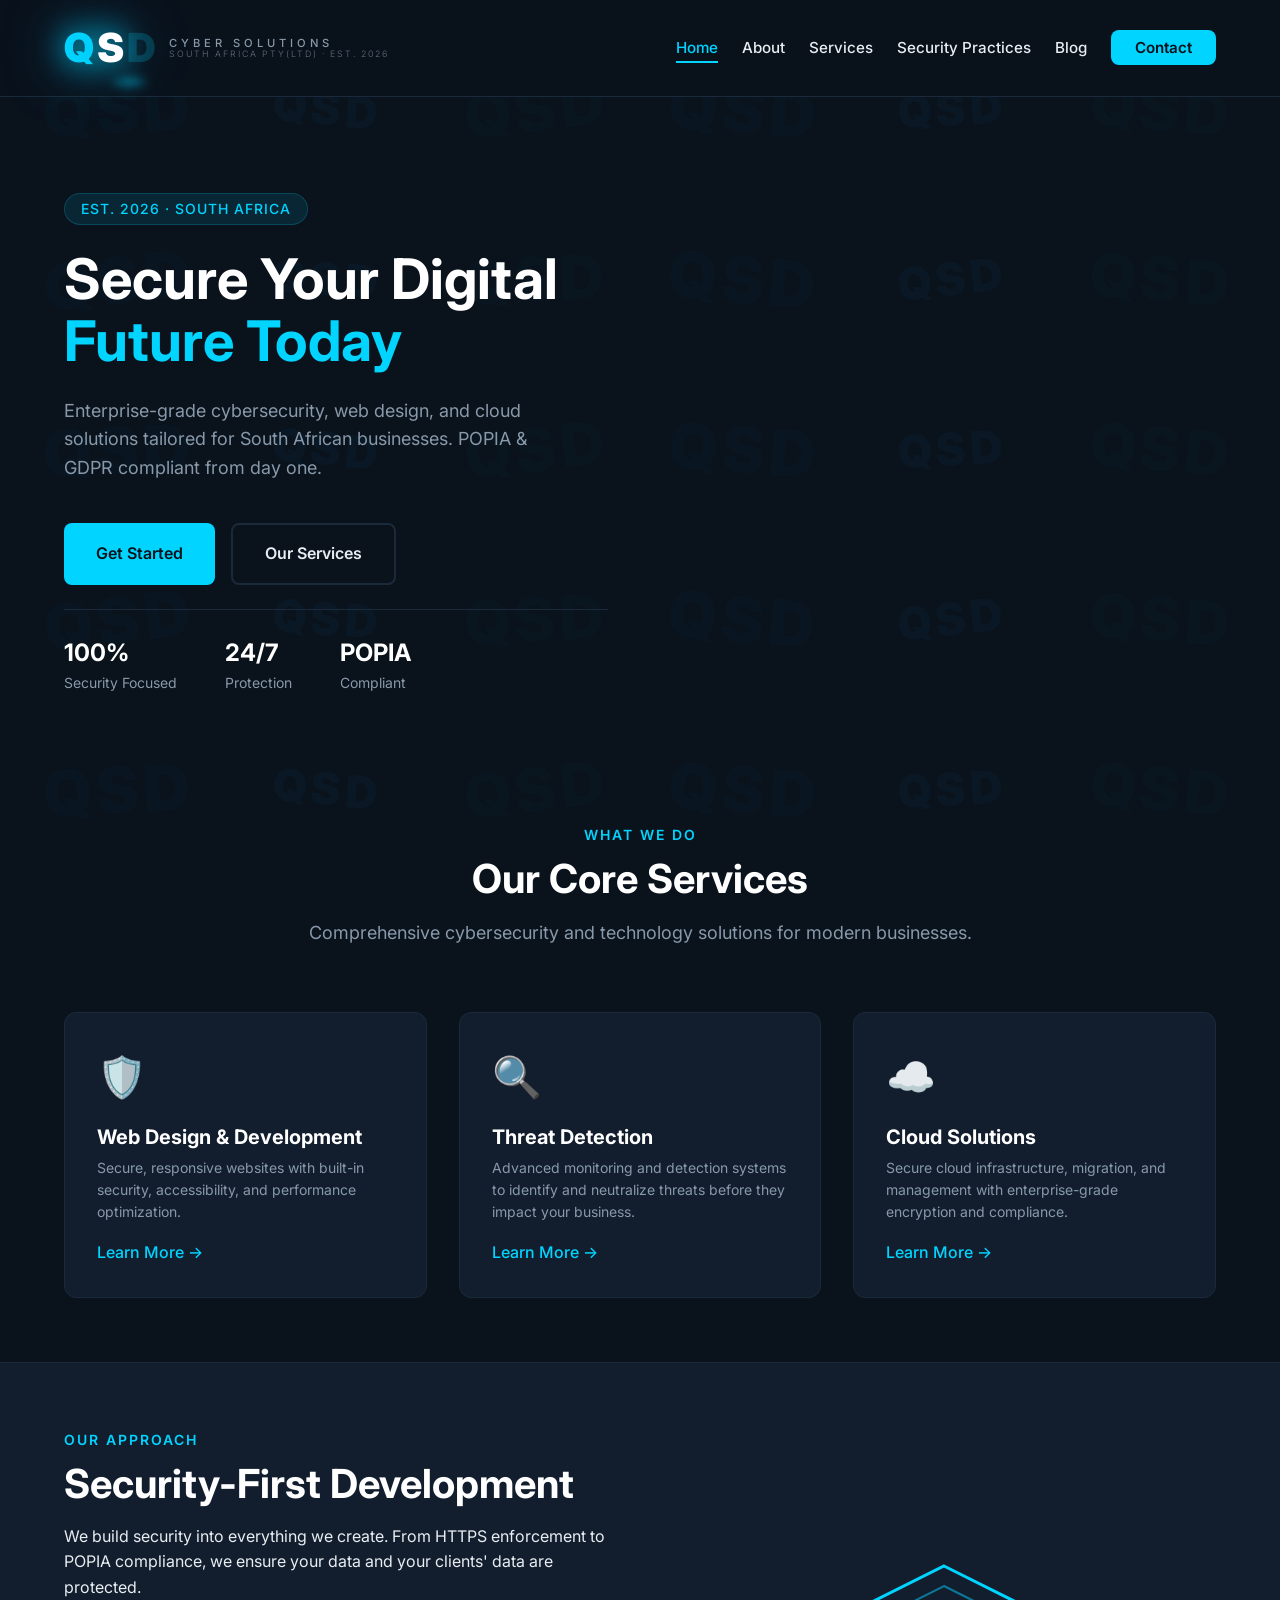
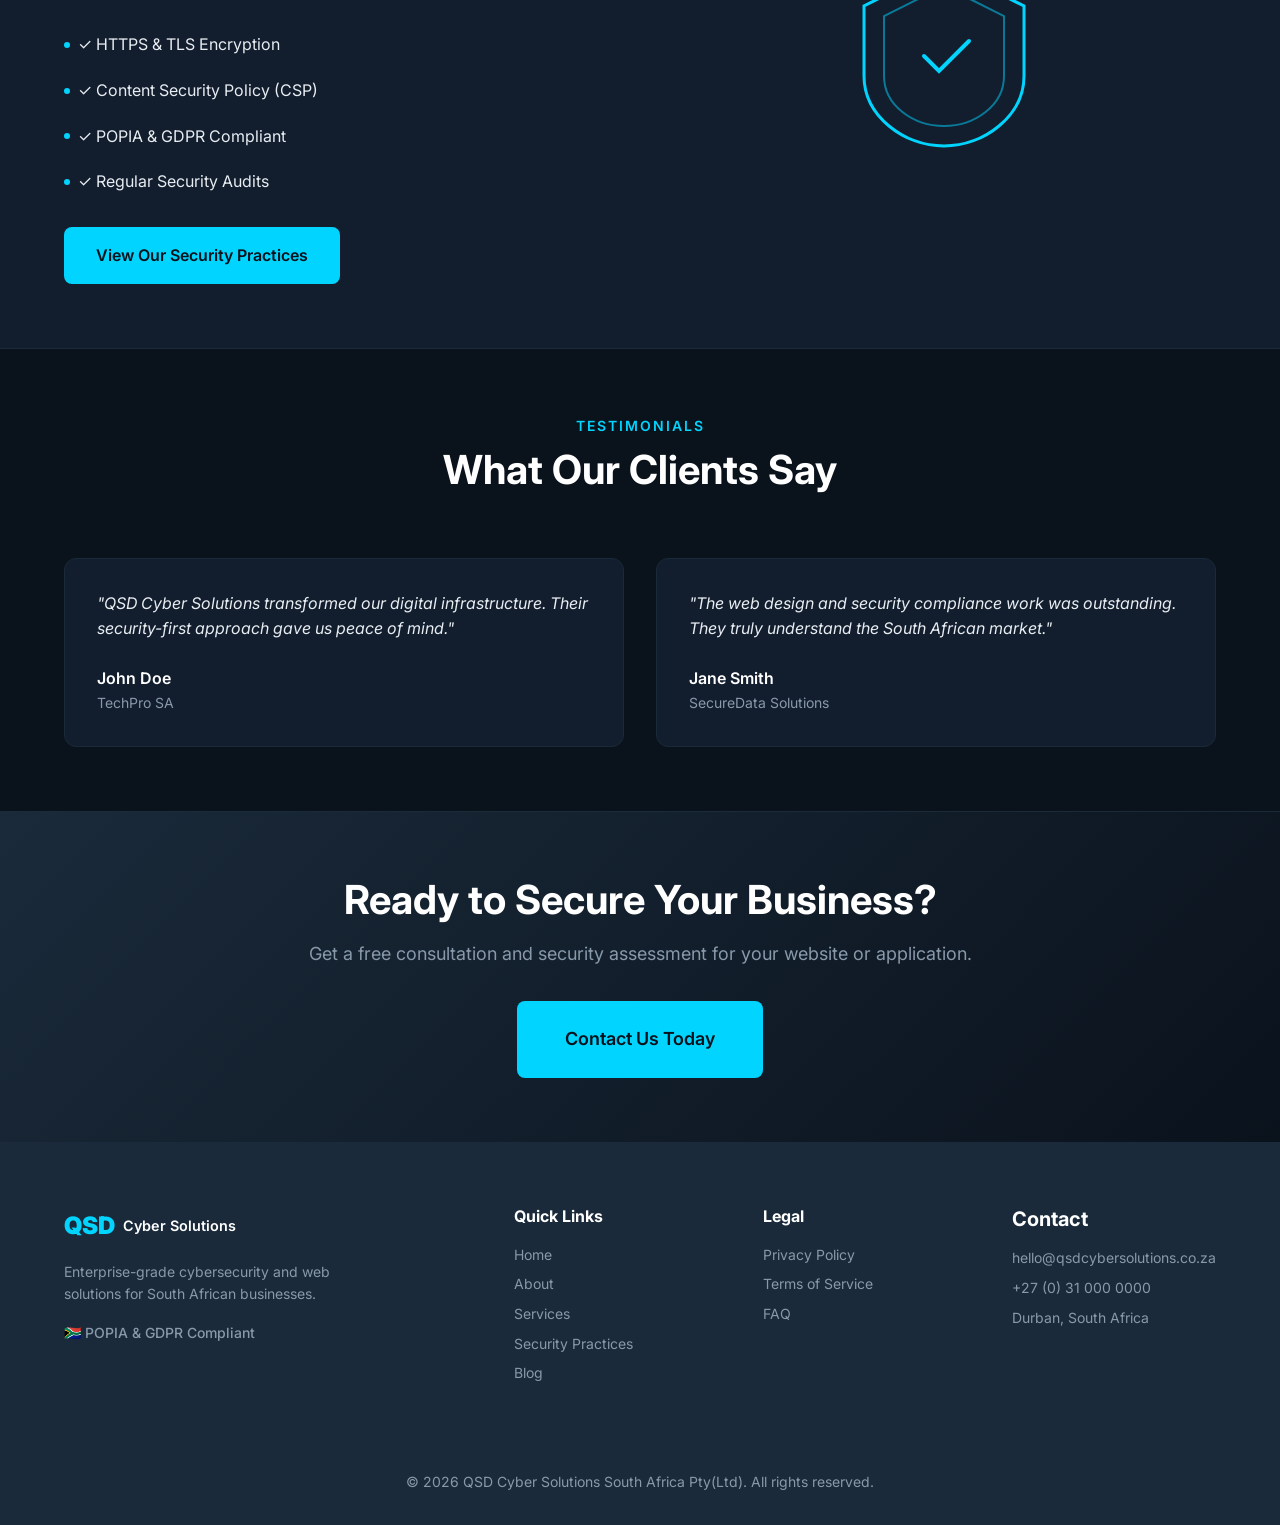
<file: index.html>
<!DOCTYPE html>
<html lang="en">
<head>
    <meta charset="UTF-8">
    <meta name="viewport" content="width=device-width, initial-scale=1.0">
    <title>QSD Cyber Solutions | Cybersecurity & Web Design South Africa</title>
    <meta name="description" content="QSD Cyber Solutions provides enterprise-grade cybersecurity, web design, and cloud solutions in South Africa. POPIA & GDPR compliant.">
    <meta name="keywords" content="cybersecurity, web design, cloud solutions, POPIA, GDPR, South Africa, Durban">
    
    <!-- Open Graph Tags -->
    <meta property="og:title" content="QSD Cyber Solutions | Cybersecurity & Web Design">
    <meta property="og:description" content="Enterprise-grade cybersecurity and web solutions in South Africa.">
    <meta property="og:type" content="website">
    <meta property="og:url" content="https://qsdcybersolutions.co.za">
    
    <!-- Canonical URL -->
    <link rel="canonical" href="https://qsdcybersolutions.co.za/">
    
    <!-- Stylesheets -->
    <link rel="stylesheet" href="assets/css/style.css">
    
    <!-- Preconnect for Google Fonts -->
    <link rel="preconnect" href="https://fonts.googleapis.com">
    <link rel="preconnect" href="https://fonts.gstatic.com" crossorigin>
    <link href="https://fonts.googleapis.com/css2?family=Inter:wght@300;400;500;600;700;900&display=swap" rel="stylesheet">
    
    <!-- ===== QSD BACKGROUND STYLES ===== -->
    <style>
        /* ========================================
           QSD LOGO BACKGROUND PATTERN
           ======================================== */
        .qsd-bg-pattern {
            position: fixed;
            top: 0;
            left: 0;
            right: 0;
            bottom: 0;
            z-index: 0;
            pointer-events: none;
            overflow: hidden;
            display: grid;
            grid-template-columns: repeat(auto-fill, minmax(140px, 1fr));
            gap: 30px 50px;
            padding: 40px;
            opacity: 0.06;
        }

        .qsd-bg-pattern .qsd-logo-bg {
            font-size: 3.5rem;
            font-weight: 900;
            color: #00d4ff;
            font-family: 'Inter', sans-serif;
            display: flex;
            align-items: center;
            justify-content: center;
            text-shadow: 0 0 40px rgba(0, 212, 255, 0.1);
            letter-spacing: 4px;
            animation: qsdFloat 15s infinite ease-in-out;
            opacity: 0.5;
            transition: opacity 3s ease;
        }

        .qsd-bg-pattern .qsd-logo-bg:nth-child(1) { animation-delay: 0s; }
        .qsd-bg-pattern .qsd-logo-bg:nth-child(2) { animation-delay: 0.8s; }
        .qsd-bg-pattern .qsd-logo-bg:nth-child(3) { animation-delay: 1.6s; }
        .qsd-bg-pattern .qsd-logo-bg:nth-child(4) { animation-delay: 2.4s; }
        .qsd-bg-pattern .qsd-logo-bg:nth-child(5) { animation-delay: 3.2s; }
        .qsd-bg-pattern .qsd-logo-bg:nth-child(6) { animation-delay: 4.0s; }
        .qsd-bg-pattern .qsd-logo-bg:nth-child(7) { animation-delay: 0.4s; }
        .qsd-bg-pattern .qsd-logo-bg:nth-child(8) { animation-delay: 1.2s; }
        .qsd-bg-pattern .qsd-logo-bg:nth-child(9) { animation-delay: 2.0s; }
        .qsd-bg-pattern .qsd-logo-bg:nth-child(10) { animation-delay: 2.8s; }
        .qsd-bg-pattern .qsd-logo-bg:nth-child(11) { animation-delay: 3.6s; }
        .qsd-bg-pattern .qsd-logo-bg:nth-child(12) { animation-delay: 4.4s; }
        .qsd-bg-pattern .qsd-logo-bg:nth-child(13) { animation-delay: 0.6s; }
        .qsd-bg-pattern .qsd-logo-bg:nth-child(14) { animation-delay: 1.4s; }
        .qsd-bg-pattern .qsd-logo-bg:nth-child(15) { animation-delay: 2.2s; }
        .qsd-bg-pattern .qsd-logo-bg:nth-child(16) { animation-delay: 3.0s; }
        .qsd-bg-pattern .qsd-logo-bg:nth-child(17) { animation-delay: 3.8s; }
        .qsd-bg-pattern .qsd-logo-bg:nth-child(18) { animation-delay: 4.6s; }
        .qsd-bg-pattern .qsd-logo-bg:nth-child(19) { animation-delay: 0.2s; }
        .qsd-bg-pattern .qsd-logo-bg:nth-child(20) { animation-delay: 1.0s; }

        .qsd-bg-pattern .qsd-logo-bg:nth-child(3n+1) { font-size: 4rem; opacity: 0.4; }
        .qsd-bg-pattern .qsd-logo-bg:nth-child(3n+2) { font-size: 2.8rem; opacity: 0.6; }
        .qsd-bg-pattern .qsd-logo-bg:nth-child(3n+3) { font-size: 3.8rem; opacity: 0.3; }

        .qsd-bg-pattern .qsd-logo-bg:nth-child(4n+1) { transform: rotate(-3deg); }
        .qsd-bg-pattern .qsd-logo-bg:nth-child(4n+2) { transform: rotate(5deg); }
        .qsd-bg-pattern .qsd-logo-bg:nth-child(4n+3) { transform: rotate(-7deg); }
        .qsd-bg-pattern .qsd-logo-bg:nth-child(4n+4) { transform: rotate(4deg); }

        @keyframes qsdFloat {
            0%, 100% {
                transform: translateY(0px) scale(1);
            }
            25% {
                transform: translateY(-8px) scale(1.02);
            }
            50% {
                transform: translateY(5px) scale(0.98);
            }
            75% {
                transform: translateY(-4px) scale(1.01);
            }
        }

        /* Content sits above background */
        .site-header,
        .hero,
        .services-overview,
        .security-teaser,
        .testimonials,
        .cta-section,
        .site-footer,
        main,
        footer {
            position: relative;
            z-index: 1;
        }

        .hero {
            z-index: 2;
        }

        @media (max-width: 768px) {
            .qsd-bg-pattern {
                grid-template-columns: repeat(auto-fill, minmax(100px, 1fr));
                gap: 20px 30px;
                padding: 20px;
                opacity: 0.04;
            }
            .qsd-bg-pattern .qsd-logo-bg {
                font-size: 2.5rem;
            }
            .qsd-bg-pattern .qsd-logo-bg:nth-child(3n+1) { font-size: 3rem; }
            .qsd-bg-pattern .qsd-logo-bg:nth-child(3n+2) { font-size: 2rem; }
            .qsd-bg-pattern .qsd-logo-bg:nth-child(3n+3) { font-size: 2.8rem; }
        }

        @media (max-width: 480px) {
            .qsd-bg-pattern {
                grid-template-columns: repeat(auto-fill, minmax(80px, 1fr));
                gap: 15px 20px;
                padding: 15px;
                opacity: 0.03;
            }
            .qsd-bg-pattern .qsd-logo-bg {
                font-size: 2rem;
            }
            .qsd-bg-pattern .qsd-logo-bg:nth-child(3n+1) { font-size: 2.4rem; }
            .qsd-bg-pattern .qsd-logo-bg:nth-child(3n+2) { font-size: 1.6rem; }
            .qsd-bg-pattern .qsd-logo-bg:nth-child(3n+3) { font-size: 2.2rem; }
        }
    </style>
</head>
<body>
    <!-- ===== QSD LOGO BACKGROUND PATTERN ===== -->
    <div class="qsd-bg-pattern" aria-hidden="true">
        <span class="qsd-logo-bg">QSD</span>
        <span class="qsd-logo-bg">QSD</span>
        <span class="qsd-logo-bg">QSD</span>
        <span class="qsd-logo-bg">QSD</span>
        <span class="qsd-logo-bg">QSD</span>
        <span class="qsd-logo-bg">QSD</span>
        <span class="qsd-logo-bg">QSD</span>
        <span class="qsd-logo-bg">QSD</span>
        <span class="qsd-logo-bg">QSD</span>
        <span class="qsd-logo-bg">QSD</span>
        <span class="qsd-logo-bg">QSD</span>
        <span class="qsd-logo-bg">QSD</span>
        <span class="qsd-logo-bg">QSD</span>
        <span class="qsd-logo-bg">QSD</span>
        <span class="qsd-logo-bg">QSD</span>
        <span class="qsd-logo-bg">QSD</span>
        <span class="qsd-logo-bg">QSD</span>
        <span class="qsd-logo-bg">QSD</span>
        <span class="qsd-logo-bg">QSD</span>
        <span class="qsd-logo-bg">QSD</span>
        <span class="qsd-logo-bg">QSD</span>
        <span class="qsd-logo-bg">QSD</span>
        <span class="qsd-logo-bg">QSD</span>
        <span class="qsd-logo-bg">QSD</span>
        <span class="qsd-logo-bg">QSD</span>
        <span class="qsd-logo-bg">QSD</span>
        <span class="qsd-logo-bg">QSD</span>
        <span class="qsd-logo-bg">QSD</span>
        <span class="qsd-logo-bg">QSD</span>
        <span class="qsd-logo-bg">QSD</span>
    </div>

    <!-- Skip to main content - Accessibility -->
    <a href="#main-content" class="skip-link">Skip to main content</a>
    
    <!-- Header -->
    <header role="banner" class="site-header">
        <div class="container">
            <div class="header-inner">
                <!-- Logo with Pixar-style animation -->
                <div class="logo-container">
                    <a href="/" aria-label="QSD Cyber Solutions Home">
                        <div class="logo-wrapper">
                            <div class="logo-light-source" aria-hidden="true">
                                <div class="light-beam"></div>
                            </div>
                            <div class="logo-letters">
                                <span class="logo-letter" style="color: #00d4ff;">Q</span>
                                <span class="logo-letter" style="color: #ffffff;">S</span>
                                <span class="logo-letter" style="color: #00d4ff;">D</span>
                            </div>
                            <div class="logo-text">
                                <span class="logo-subtitle">CYBER SOLUTIONS</span>
                                <span class="logo-subtitle-small">SOUTH AFRICA PTY(LTD) · EST. 2026</span>
                            </div>
                        </div>
                    </a>
                </div>
                
                <!-- Navigation -->
                <nav role="navigation" aria-label="Main navigation" class="main-nav">
                    <button class="nav-toggle" aria-expanded="false" aria-controls="nav-menu" aria-label="Toggle navigation menu">
                        <span class="hamburger"></span>
                        <span class="hamburger"></span>
                        <span class="hamburger"></span>
                    </button>
                    <ul id="nav-menu" class="nav-menu" role="menubar">
                        <li role="none"><a href="/" role="menuitem" aria-current="page">Home</a></li>
                        <li role="none"><a href="/about.html" role="menuitem">About</a></li>
                        <li role="none"><a href="/services.html" role="menuitem">Services</a></li>
                        <li role="none"><a href="/security-practices.html" role="menuitem">Security Practices</a></li>
                        <li role="none"><a href="/blog/" role="menuitem">Blog</a></li>
                        <li role="none"><a href="/contact.html" role="menuitem" class="nav-cta">Contact</a></li>
                    </ul>
                </nav>
            </div>
        </div>
    </header>
    
    <!-- Main Content -->
    <main id="main-content" role="main">
        <!-- Hero Section -->
        <section class="hero" aria-labelledby="hero-title">
            <div class="container">
                <div class="hero-grid">
                    <div class="hero-content">
                        <div class="hero-badge">EST. 2026 · SOUTH AFRICA</div>
                        <h1 id="hero-title">Secure Your Digital <span class="highlight">Future Today</span></h1>
                        <p class="hero-description">
                            Enterprise-grade cybersecurity, web design, and cloud solutions tailored for 
                            South African businesses. POPIA &amp; GDPR compliant from day one.
                        </p>
                        <div class="hero-buttons">
                            <a href="/contact.html" class="btn btn-primary">Get Started</a>
                            <a href="/services.html" class="btn btn-secondary">Our Services</a>
                        </div>
                        <div class="hero-stats">
                            <div class="stat-item">
                                <span class="stat-number">100%</span>
                                <span class="stat-label">Security Focused</span>
                            </div>
                            <div class="stat-item">
                                <span class="stat-number">24/7</span>
                                <span class="stat-label">Protection</span>
                            </div>
                            <div class="stat-item">
                                <span class="stat-number">POPIA</span>
                                <span class="stat-label">Compliant</span>
                            </div>
                        </div>
                    </div>
                    <div class="hero-image" aria-hidden="true">
                        <div class="hero-graphic">
                            <svg viewBox="0 0 400 400" fill="none" xmlns="http://www.w3.org/2000/svg">
                                <circle cx="200" cy="200" r="180" stroke="#00d4ff" stroke-width="2" opacity="0.2"/>
                                <circle cx="200" cy="200" r="140" stroke="#00d4ff" stroke-width="2" opacity="0.3"/>
                                <circle cx="200" cy="200" r="100" stroke="#00d4ff" stroke-width="2" opacity="0.4"/>
                                <path d="M200 80 L220 150 L290 170 L230 210 L250 280 L200 240 L150 280 L170 210 L110 170 L180 150 L200 80Z" fill="#00d4ff" opacity="0.3"/>
                                <path d="M200 100 L215 155 L270 170 L225 200 L240 255 L200 225 L160 255 L175 200 L130 170 L185 155 L200 100Z" fill="#00d4ff" opacity="0.5"/>
                                <circle cx="200" cy="180" r="20" fill="#00d4ff" opacity="0.8"/>
                            </svg>
                        </div>
                    </div>
                </div>
            </div>
        </section>
        
        <!-- Services Overview -->
        <section class="services-overview" aria-labelledby="services-title">
            <div class="container">
                <div class="section-header">
                    <span class="section-tag">What We Do</span>
                    <h2 id="services-title">Our Core Services</h2>
                    <p>Comprehensive cybersecurity and technology solutions for modern businesses.</p>
                </div>
                <div class="services-grid">
                    <article class="service-card">
                        <div class="service-icon" aria-hidden="true">🛡️</div>
                        <h3>Web Design &amp; Development</h3>
                        <p>Secure, responsive websites with built-in security, accessibility, and performance optimization.</p>
                        <a href="/services.html#web-design" aria-label="Learn more about Web Design">Learn More →</a>
                    </article>
                    <article class="service-card">
                        <div class="service-icon" aria-hidden="true">🔍</div>
                        <h3>Threat Detection</h3>
                        <p>Advanced monitoring and detection systems to identify and neutralize threats before they impact your business.</p>
                        <a href="/services.html#threat-detection" aria-label="Learn more about Threat Detection">Learn More →</a>
                    </article>
                    <article class="service-card">
                        <div class="service-icon" aria-hidden="true">☁️</div>
                        <h3>Cloud Solutions</h3>
                        <p>Secure cloud infrastructure, migration, and management with enterprise-grade encryption and compliance.</p>
                        <a href="/services.html#cloud-solutions" aria-label="Learn more about Cloud Solutions">Learn More →</a>
                    </article>
                </div>
            </div>
        </section>
        
        <!-- Security Practices Teaser -->
        <section class="security-teaser" aria-labelledby="security-title">
            <div class="container">
                <div class="security-teaser-grid">
                    <div class="security-teaser-content">
                        <span class="section-tag">Our Approach</span>
                        <h2 id="security-title">Security-First Development</h2>
                        <p>We build security into everything we create. From HTTPS enforcement to POPIA compliance, we ensure your data and your clients' data are protected.</p>
                        <ul class="security-features">
                            <li>✓ HTTPS &amp; TLS Encryption</li>
                            <li>✓ Content Security Policy (CSP)</li>
                            <li>✓ POPIA &amp; GDPR Compliant</li>
                            <li>✓ Regular Security Audits</li>
                        </ul>
                        <a href="/security-practices.html" class="btn btn-primary">View Our Security Practices</a>
                    </div>
                    <div class="security-teaser-image" aria-hidden="true">
                        <div class="security-shield">
                            <svg viewBox="0 0 200 200" fill="none">
                                <path d="M100 10 L180 50 L180 120 C180 160 140 190 100 190 C60 190 20 160 20 120 L20 50 L100 10Z" stroke="#00d4ff" stroke-width="3" fill="none"/>
                                <path d="M100 30 L160 60 L160 120 C160 150 130 170 100 170 C70 170 40 150 40 120 L40 60 L100 30Z" stroke="#00d4ff" stroke-width="2" fill="none" opacity="0.5"/>
                                <path d="M80 100 L95 115 L125 85" stroke="#00d4ff" stroke-width="4" stroke-linecap="round"/>
                            </svg>
                        </div>
                    </div>
                </div>
            </div>
        </section>
        
        <!-- Testimonials -->
        <section class="testimonials" aria-labelledby="testimonials-title">
            <div class="container">
                <div class="section-header">
                    <span class="section-tag">Testimonials</span>
                    <h2 id="testimonials-title">What Our Clients Say</h2>
                </div>
                <div class="testimonials-grid">
                    <blockquote class="testimonial-card">
                        <p>"QSD Cyber Solutions transformed our digital infrastructure. Their security-first approach gave us peace of mind."</p>
                        <cite>
                            <span class="client-name">John Doe</span>
                            <span class="client-company">TechPro SA</span>
                        </cite>
                    </blockquote>
                    <blockquote class="testimonial-card">
                        <p>"The web design and security compliance work was outstanding. They truly understand the South African market."</p>
                        <cite>
                            <span class="client-name">Jane Smith</span>
                            <span class="client-company">SecureData Solutions</span>
                        </cite>
                    </blockquote>
                </div>
            </div>
        </section>
        
        <!-- CTA Section -->
        <section class="cta-section" aria-labelledby="cta-title">
            <div class="container">
                <div class="cta-content">
                    <h2 id="cta-title">Ready to Secure Your Business?</h2>
                    <p>Get a free consultation and security assessment for your website or application.</p>
                    <a href="/contact.html" class="btn btn-primary btn-large">Contact Us Today</a>
                </div>
            </div>
        </section>
    </main>
    
    <!-- Footer -->
    <footer role="contentinfo" class="site-footer">
        <div class="container">
            <div class="footer-grid">
                <div class="footer-brand">
                    <div class="footer-logo">
                        <span class="footer-logo-letter">QSD</span>
                        <span class="footer-logo-text">Cyber Solutions</span>
                    </div>
                    <p>Enterprise-grade cybersecurity and web solutions for South African businesses.</p>
                    <p class="footer-compliance">🇿🇦 POPIA &amp; GDPR Compliant</p>
                </div>
                <div class="footer-links">
                    <h4>Quick Links</h4>
                    <ul>
                        <li><a href="/">Home</a></li>
                        <li><a href="/about.html">About</a></li>
                        <li><a href="/services.html">Services</a></li>
                        <li><a href="/security-practices.html">Security Practices</a></li>
                        <li><a href="/blog/">Blog</a></li>
                    </ul>
                </div>
                <div class="footer-links">
                    <h4>Legal</h4>
                    <ul>
                        <li><a href="/privacy.html">Privacy Policy</a></li>
                        <li><a href="/terms.html">Terms of Service</a></li>
                        <li><a href="/faq.html">FAQ</a></li>
                    </ul>
                </div>
                <div class="footer-contact">
                    <h4>Contact</h4>
                    <ul>
                        <li><a href="mailto:hello@qsdcybersolutions.co.za">hello@qsdcybersolutions.co.za</a></li>
                        <li><a href="tel:+27310000000">+27 (0) 31 000 0000</a></li>
                        <li>Durban, South Africa</li>
                    </ul>
                </div>
            </div>
            <div class="footer-bottom">
                <p>&copy; 2026 QSD Cyber Solutions South Africa Pty(Ltd). All rights reserved.</p>
            </div>
        </div>
    </footer>
    
    <!-- JavaScript -->
    <script src="assets/js/main.js" defer></script>
</body>
</html>
</file>
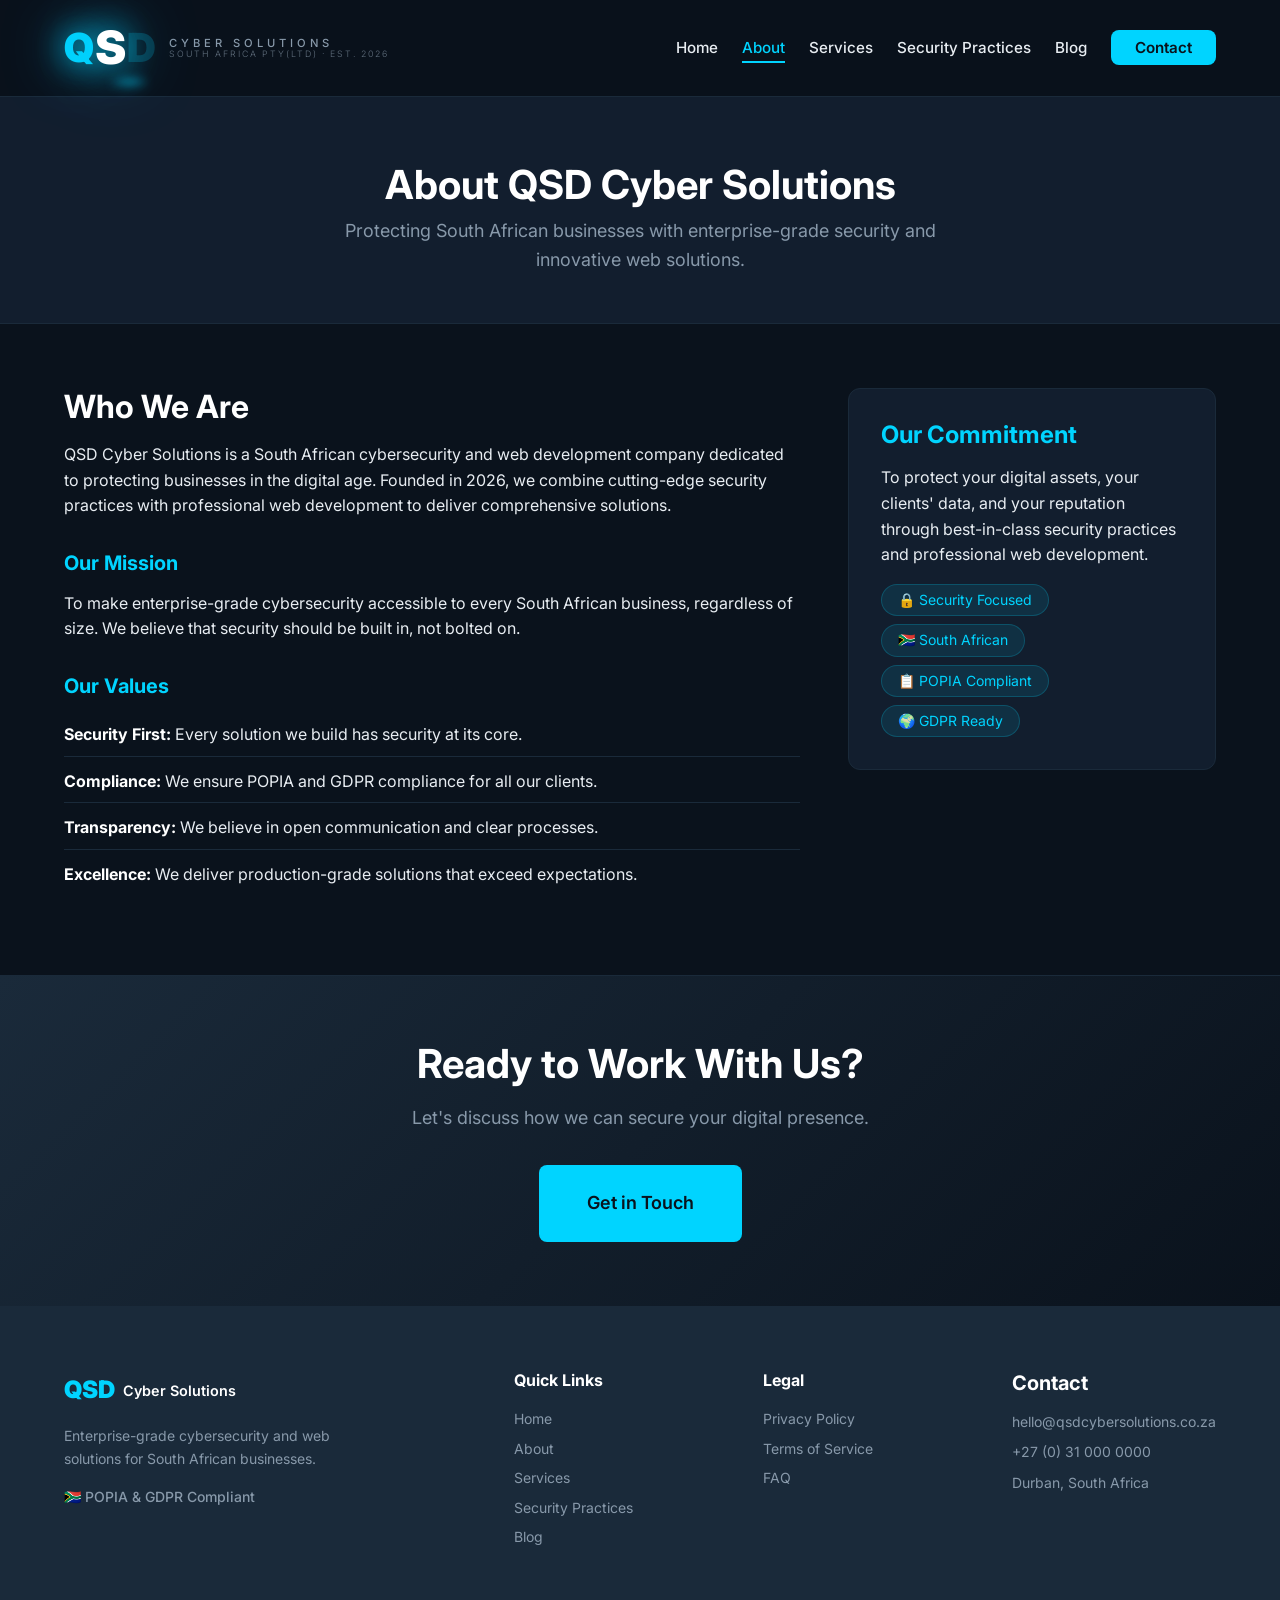
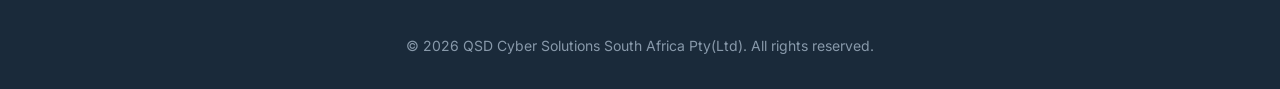
<file: about.html>
<!DOCTYPE html>
<html lang="en">
<head>
    <meta charset="UTF-8">
    <meta name="viewport" content="width=device-width, initial-scale=1.0">
    <title>About QSD Cyber Solutions | South African Cybersecurity Experts</title>
    <meta name="description" content="Learn about QSD Cyber Solutions - South African cybersecurity and web development experts dedicated to protecting businesses.">
    
    <meta property="og:title" content="About QSD Cyber Solutions">
    <meta property="og:description" content="South African cybersecurity experts protecting businesses with enterprise-grade solutions.">
    <meta property="og:type" content="website">
    
    <link rel="canonical" href="https://qsdcybersolutions.co.za/about.html">
    <link rel="stylesheet" href="assets/css/style.css">
    <link rel="preconnect" href="https://fonts.googleapis.com">
    <link rel="preconnect" href="https://fonts.gstatic.com" crossorigin>
    <link href="https://fonts.googleapis.com/css2?family=Inter:wght@300;400;500;600;700;900&display=swap" rel="stylesheet">
</head>
<body>
    <a href="#main-content" class="skip-link">Skip to main content</a>
    
    <header role="banner" class="site-header">
        <div class="container">
            <div class="header-inner">
                <div class="logo-container">
                    <a href="/" aria-label="QSD Cyber Solutions Home">
                        <div class="logo-wrapper">
                            <div class="logo-light-source" aria-hidden="true">
                                <div class="light-beam"></div>
                            </div>
                            <div class="logo-letters">
                                <span class="logo-letter" style="color: #00d4ff;">Q</span>
                                <span class="logo-letter" style="color: #ffffff;">S</span>
                                <span class="logo-letter" style="color: #00d4ff;">D</span>
                            </div>
                            <div class="logo-text">
                                <span class="logo-subtitle">CYBER SOLUTIONS</span>
                                <span class="logo-subtitle-small">SOUTH AFRICA PTY(LTD) · EST. 2026</span>
                            </div>
                        </div>
                    </a>
                </div>
                <nav role="navigation" aria-label="Main navigation" class="main-nav">
                    <button class="nav-toggle" aria-expanded="false" aria-controls="nav-menu" aria-label="Toggle navigation menu">
                        <span class="hamburger"></span>
                        <span class="hamburger"></span>
                        <span class="hamburger"></span>
                    </button>
                    <ul id="nav-menu" class="nav-menu" role="menubar">
                        <li role="none"><a href="/" role="menuitem">Home</a></li>
                        <li role="none"><a href="/about.html" role="menuitem" aria-current="page">About</a></li>
                        <li role="none"><a href="/services.html" role="menuitem">Services</a></li>
                        <li role="none"><a href="/security-practices.html" role="menuitem">Security Practices</a></li>
                        <li role="none"><a href="/blog/" role="menuitem">Blog</a></li>
                        <li role="none"><a href="/contact.html" role="menuitem" class="nav-cta">Contact</a></li>
                    </ul>
                </nav>
            </div>
        </div>
    </header>
    
    <main id="main-content" role="main">
        <section class="page-hero" aria-labelledby="page-title">
            <div class="container">
                <h1 id="page-title">About QSD Cyber Solutions</h1>
                <p>Protecting South African businesses with enterprise-grade security and innovative web solutions.</p>
            </div>
        </section>
        
        <section class="about-content" aria-labelledby="about-title">
            <div class="container">
                <div class="about-grid">
                    <div class="about-text">
                        <h2 id="about-title">Who We Are</h2>
                        <p>QSD Cyber Solutions is a South African cybersecurity and web development company dedicated to protecting businesses in the digital age. Founded in 2026, we combine cutting-edge security practices with professional web development to deliver comprehensive solutions.</p>
                        <h3>Our Mission</h3>
                        <p>To make enterprise-grade cybersecurity accessible to every South African business, regardless of size. We believe that security should be built in, not bolted on.</p>
                        <h3>Our Values</h3>
                        <ul>
                            <li><strong>Security First:</strong> Every solution we build has security at its core.</li>
                            <li><strong>Compliance:</strong> We ensure POPIA and GDPR compliance for all our clients.</li>
                            <li><strong>Transparency:</strong> We believe in open communication and clear processes.</li>
                            <li><strong>Excellence:</strong> We deliver production-grade solutions that exceed expectations.</li>
                        </ul>
                    </div>
                    <div class="about-mission">
                        <div class="mission-card">
                            <h3>Our Commitment</h3>
                            <p>To protect your digital assets, your clients' data, and your reputation through best-in-class security practices and professional web development.</p>
                            <div class="commitment-badges">
                                <span class="badge">🔒 Security Focused</span>
                                <span class="badge">🇿🇦 South African</span>
                                <span class="badge">📋 POPIA Compliant</span>
                                <span class="badge">🌍 GDPR Ready</span>
                            </div>
                        </div>
                    </div>
                </div>
            </div>
        </section>
        
        <section class="cta-section" aria-labelledby="cta-title">
            <div class="container">
                <div class="cta-content">
                    <h2 id="cta-title">Ready to Work With Us?</h2>
                    <p>Let's discuss how we can secure your digital presence.</p>
                    <a href="/contact.html" class="btn btn-primary btn-large">Get in Touch</a>
                </div>
            </div>
        </section>
    </main>
    
    <footer role="contentinfo" class="site-footer">
        <!-- Same footer as index.html -->
        <div class="container">
            <div class="footer-grid">
                <div class="footer-brand">
                    <div class="footer-logo">
                        <span class="footer-logo-letter">QSD</span>
                        <span class="footer-logo-text">Cyber Solutions</span>
                    </div>
                    <p>Enterprise-grade cybersecurity and web solutions for South African businesses.</p>
                    <p class="footer-compliance">🇿🇦 POPIA & GDPR Compliant</p>
                </div>
                <div class="footer-links">
                    <h4>Quick Links</h4>
                    <ul>
                        <li><a href="/">Home</a></li>
                        <li><a href="/about.html">About</a></li>
                        <li><a href="/services.html">Services</a></li>
                        <li><a href="/security-practices.html">Security Practices</a></li>
                        <li><a href="/blog/">Blog</a></li>
                    </ul>
                </div>
                <div class="footer-links">
                    <h4>Legal</h4>
                    <ul>
                        <li><a href="/privacy.html">Privacy Policy</a></li>
                        <li><a href="/terms.html">Terms of Service</a></li>
                        <li><a href="/faq.html">FAQ</a></li>
                    </ul>
                </div>
                <div class="footer-contact">
                    <h4>Contact</h4>
                    <ul>
                        <li><a href="mailto:hello@qsdcybersolutions.co.za">hello@qsdcybersolutions.co.za</a></li>
                        <li><a href="tel:+27310000000">+27 (0) 31 000 0000</a></li>
                        <li>Durban, South Africa</li>
                    </ul>
                </div>
            </div>
            <div class="footer-bottom">
                <p>&copy; 2026 QSD Cyber Solutions South Africa Pty(Ltd). All rights reserved.</p>
            </div>
        </div>
    </footer>
    
    <script src="assets/js/main.js" defer></script>
</body>
</html>
</file>
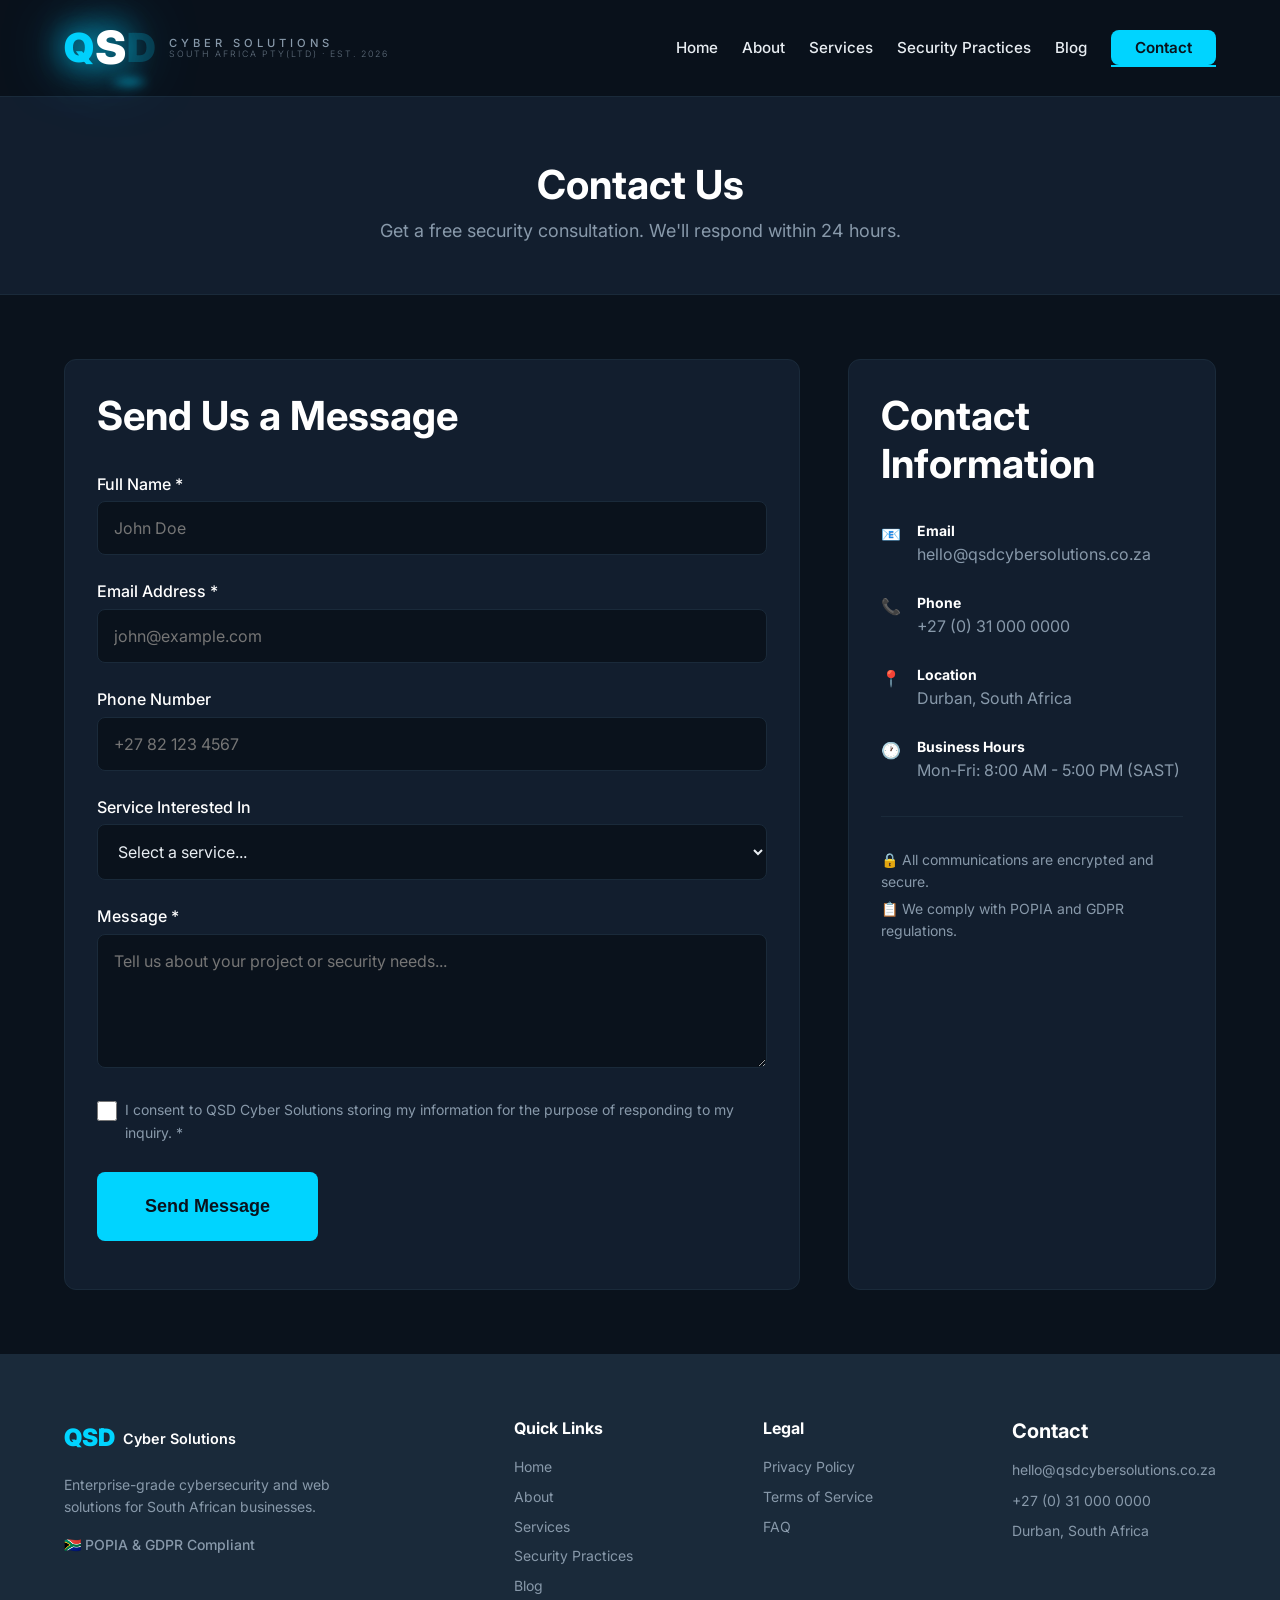
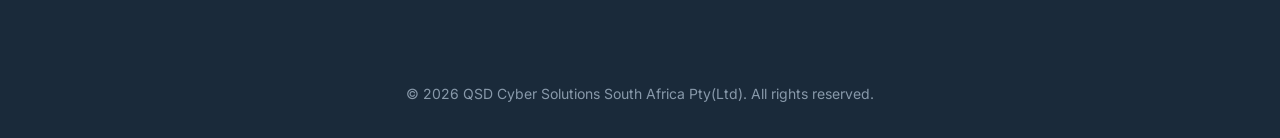
<file: contact.html>
<!DOCTYPE html>
<html lang="en">
<head>
    <meta charset="UTF-8">
    <meta name="viewport" content="width=device-width, initial-scale=1.0">
    <title>Contact QSD Cyber Solutions | Get a Free Security Consultation</title>
    <meta name="description" content="Contact QSD Cyber Solutions for a free security consultation. We'll help secure your website and protect your business.">
    
    <meta property="og:title" content="Contact QSD Cyber Solutions">
    <meta property="og:description" content="Get a free security consultation for your business.">
    <meta property="og:type" content="website">
    
    <link rel="canonical" href="https://qsdcybersolutions.co.za/contact.html">
    <link rel="stylesheet" href="assets/css/style.css">
    <link rel="preconnect" href="https://fonts.googleapis.com">
    <link rel="preconnect" href="https://fonts.gstatic.com" crossorigin>
    <link href="https://fonts.googleapis.com/css2?family=Inter:wght@300;400;500;600;700;900&display=swap" rel="stylesheet">
</head>
<body>
    <a href="#main-content" class="skip-link">Skip to main content</a>
    
    <!-- Same header -->
    <header role="banner" class="site-header">
        <div class="container">
            <div class="header-inner">
                <div class="logo-container">
                    <a href="/" aria-label="QSD Cyber Solutions Home">
                        <div class="logo-wrapper">
                            <div class="logo-light-source" aria-hidden="true">
                                <div class="light-beam"></div>
                            </div>
                            <div class="logo-letters">
                                <span class="logo-letter" style="color: #00d4ff;">Q</span>
                                <span class="logo-letter" style="color: #ffffff;">S</span>
                                <span class="logo-letter" style="color: #00d4ff;">D</span>
                            </div>
                            <div class="logo-text">
                                <span class="logo-subtitle">CYBER SOLUTIONS</span>
                                <span class="logo-subtitle-small">SOUTH AFRICA PTY(LTD) · EST. 2026</span>
                            </div>
                        </div>
                    </a>
                </div>
                <nav role="navigation" aria-label="Main navigation" class="main-nav">
                    <button class="nav-toggle" aria-expanded="false" aria-controls="nav-menu" aria-label="Toggle navigation menu">
                        <span class="hamburger"></span>
                        <span class="hamburger"></span>
                        <span class="hamburger"></span>
                    </button>
                    <ul id="nav-menu" class="nav-menu" role="menubar">
                        <li role="none"><a href="/" role="menuitem">Home</a></li>
                        <li role="none"><a href="/about.html" role="menuitem">About</a></li>
                        <li role="none"><a href="/services.html" role="menuitem">Services</a></li>
                        <li role="none"><a href="/security-practices.html" role="menuitem">Security Practices</a></li>
                        <li role="none"><a href="/blog/" role="menuitem">Blog</a></li>
                        <li role="none"><a href="/contact.html" role="menuitem" aria-current="page" class="nav-cta">Contact</a></li>
                    </ul>
                </nav>
            </div>
        </div>
    </header>
    
    <main id="main-content" role="main">
        <section class="page-hero" aria-labelledby="page-title">
            <div class="container">
                <h1 id="page-title">Contact Us</h1>
                <p>Get a free security consultation. We'll respond within 24 hours.</p>
            </div>
        </section>
        
        <section class="contact-section" aria-labelledby="contact-title">
            <div class="container">
                <div class="contact-grid">
                    <div class="contact-form-wrapper">
                        <h2 id="contact-title">Send Us a Message</h2>
                        <form id="contact-form" action="https://formspree.io/f/YOUR_FORM_ID" method="POST" novalidate>
                            <!-- Replace YOUR_FORM_ID with your actual Formspree form ID -->
                            <input type="hidden" name="_subject" value="New Contact Form Submission - QSD Cyber Solutions">
                            <input type="hidden" name="_next" value="https://qsdcybersolutions.co.za/thank-you.html">
                            
                            <div class="form-group">
                                <label for="name">Full Name <span aria-hidden="true">*</span></label>
                                <input type="text" id="name" name="name" required autocomplete="name" placeholder="John Doe">
                                <span class="error-message" role="alert"></span>
                            </div>
                            
                            <div class="form-group">
                                <label for="email">Email Address <span aria-hidden="true">*</span></label>
                                <input type="email" id="email" name="email" required autocomplete="email" placeholder="john@example.com">
                                <span class="error-message" role="alert"></span>
                            </div>
                            
                            <div class="form-group">
                                <label for="phone">Phone Number</label>
                                <input type="tel" id="phone" name="phone" autocomplete="tel" placeholder="+27 82 123 4567">
                            </div>
                            
                            <div class="form-group">
                                <label for="service">Service Interested In</label>
                                <select id="service" name="service">
                                    <option value="">Select a service...</option>
                                    <option value="web-design">Web Design & Development</option>
                                    <option value="threat-detection">Threat Detection</option>
                                    <option value="cloud-solutions">Cloud Solutions</option>
                                    <option value="security-audit">Security Audit</option>
                                    <option value="other">Other</option>
                                </select>
                            </div>
                            
                            <div class="form-group">
                                <label for="message">Message <span aria-hidden="true">*</span></label>
                                <textarea id="message" name="message" required rows="5" placeholder="Tell us about your project or security needs..."></textarea>
                                <span class="error-message" role="alert"></span>
                            </div>
                            
                            <div class="form-group checkbox-group">
                                <input type="checkbox" id="consent" name="consent" required>
                                <label for="consent">I consent to QSD Cyber Solutions storing my information for the purpose of responding to my inquiry. <span aria-hidden="true">*</span></label>
                                <span class="error-message" role="alert"></span>
                            </div>
                            
                            <button type="submit" class="btn btn-primary btn-large">Send Message</button>
                            <div class="form-status" role="status" aria-live="polite"></div>
                        </form>
                    </div>
                    
                    <div class="contact-info">
                        <h2>Contact Information</h2>
                        <div class="contact-details">
                            <div class="contact-item">
                                <span class="contact-icon" aria-hidden="true">📧</span>
                                <div>
                                    <strong>Email</strong>
                                    <a href="mailto:hello@qsdcybersolutions.co.za">hello@qsdcybersolutions.co.za</a>
                                </div>
                            </div>
                            <div class="contact-item">
                                <span class="contact-icon" aria-hidden="true">📞</span>
                                <div>
                                    <strong>Phone</strong>
                                    <a href="tel:+27310000000">+27 (0) 31 000 0000</a>
                                </div>
                            </div>
                            <div class="contact-item">
                                <span class="contact-icon" aria-hidden="true">📍</span>
                                <div>
                                    <strong>Location</strong>
                                    <span>Durban, South Africa</span>
                                </div>
                            </div>
                            <div class="contact-item">
                                <span class="contact-icon" aria-hidden="true">🕐</span>
                                <div>
                                    <strong>Business Hours</strong>
                                    <span>Mon-Fri: 8:00 AM - 5:00 PM (SAST)</span>
                                </div>
                            </div>
                        </div>
                        <div class="contact-compliance">
                            <p>🔒 All communications are encrypted and secure.</p>
                            <p>📋 We comply with POPIA and GDPR regulations.</p>
                        </div>
                    </div>
                </div>
            </div>
        </section>
    </main>
    
    <!-- Same footer -->
    <footer role="contentinfo" class="site-footer">
        <div class="container">
            <div class="footer-grid">
                <div class="footer-brand">
                    <div class="footer-logo">
                        <span class="footer-logo-letter">QSD</span>
                        <span class="footer-logo-text">Cyber Solutions</span>
                    </div>
                    <p>Enterprise-grade cybersecurity and web solutions for South African businesses.</p>
                    <p class="footer-compliance">🇿🇦 POPIA & GDPR Compliant</p>
                </div>
                <div class="footer-links">
                    <h4>Quick Links</h4>
                    <ul>
                        <li><a href="/">Home</a></li>
                        <li><a href="/about.html">About</a></li>
                        <li><a href="/services.html">Services</a></li>
                        <li><a href="/security-practices.html">Security Practices</a></li>
                        <li><a href="/blog/">Blog</a></li>
                    </ul>
                </div>
                <div class="footer-links">
                    <h4>Legal</h4>
                    <ul>
                        <li><a href="/privacy.html">Privacy Policy</a></li>
                        <li><a href="/terms.html">Terms of Service</a></li>
                        <li><a href="/faq.html">FAQ</a></li>
                    </ul>
                </div>
                <div class="footer-contact">
                    <h4>Contact</h4>
                    <ul>
                        <li><a href="mailto:hello@qsdcybersolutions.co.za">hello@qsdcybersolutions.co.za</a></li>
                        <li><a href="tel:+27310000000">+27 (0) 31 000 0000</a></li>
                        <li>Durban, South Africa</li>
                    </ul>
                </div>
            </div>
            <div class="footer-bottom">
                <p>&copy; 2026 QSD Cyber Solutions South Africa Pty(Ltd). All rights reserved.</p>
            </div>
        </div>
    </footer>
    
    <script src="assets/js/main.js" defer></script>
</body>
</html>
</file>
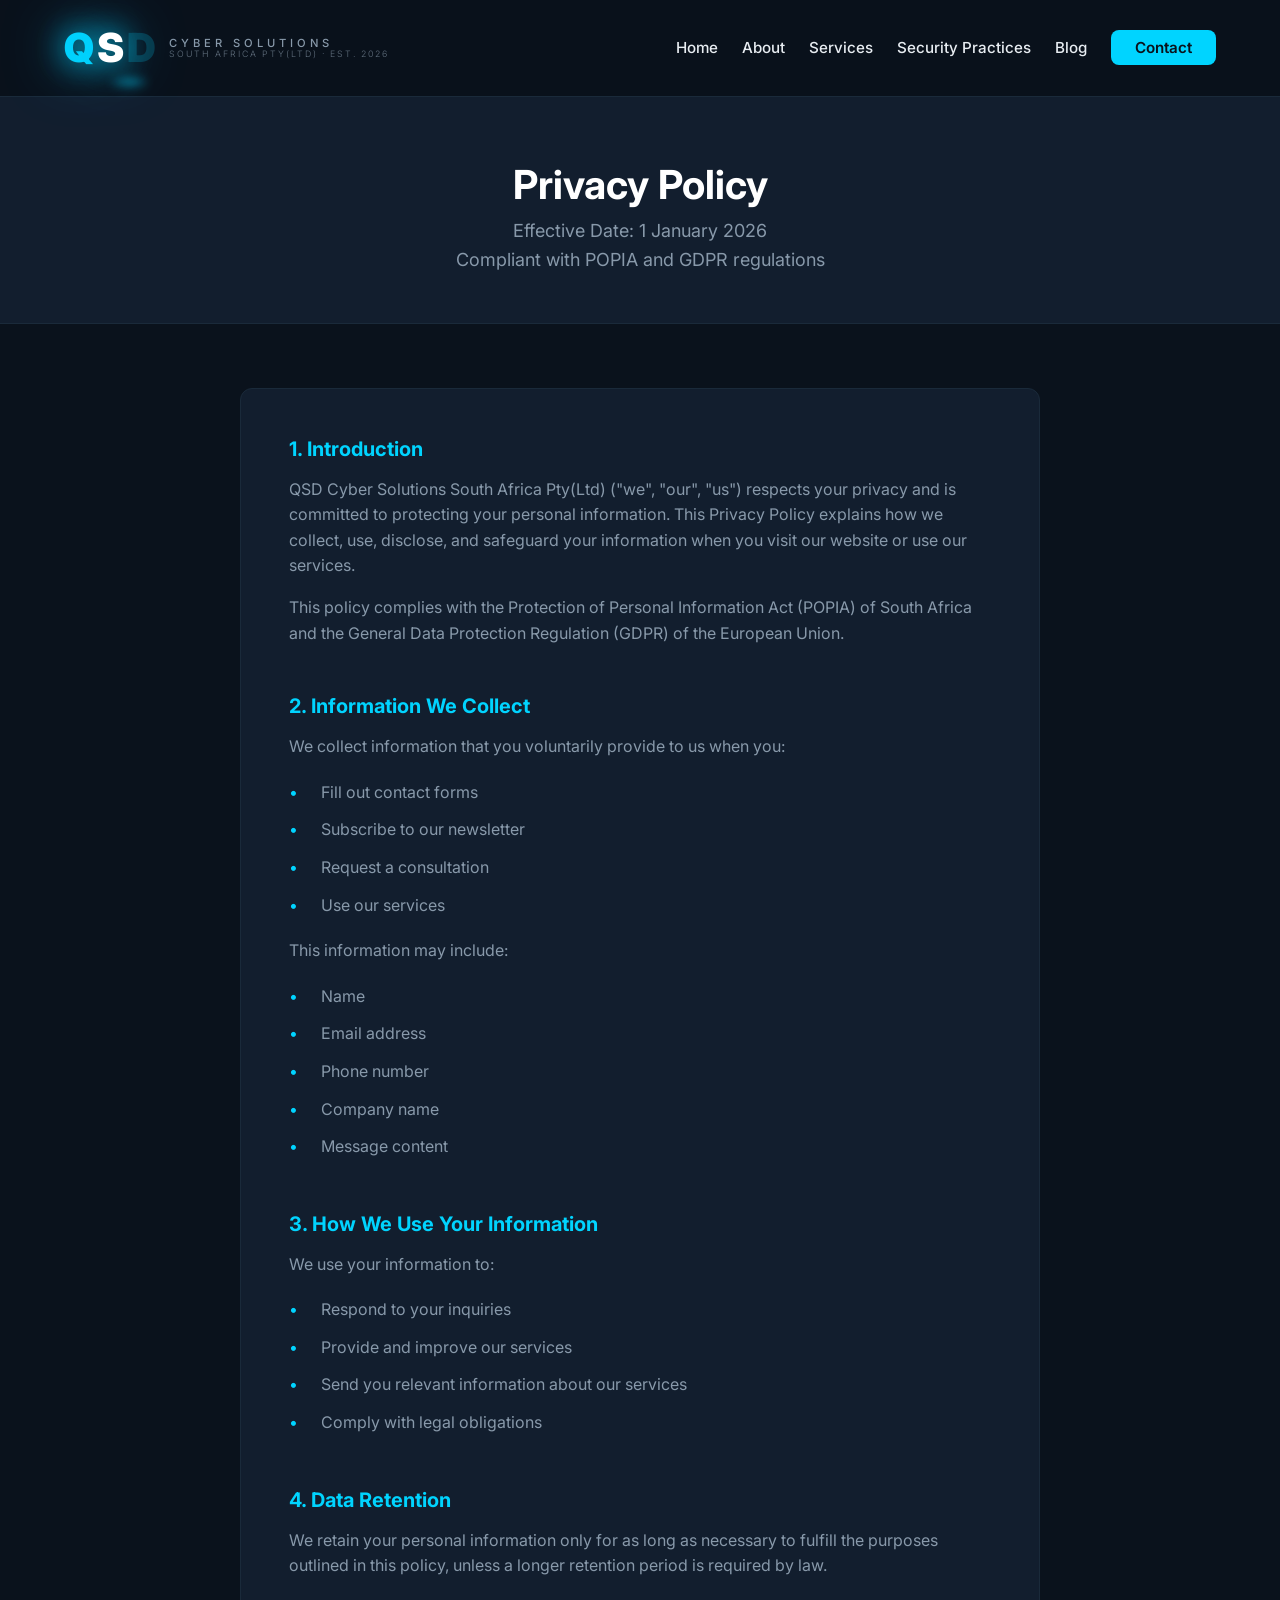
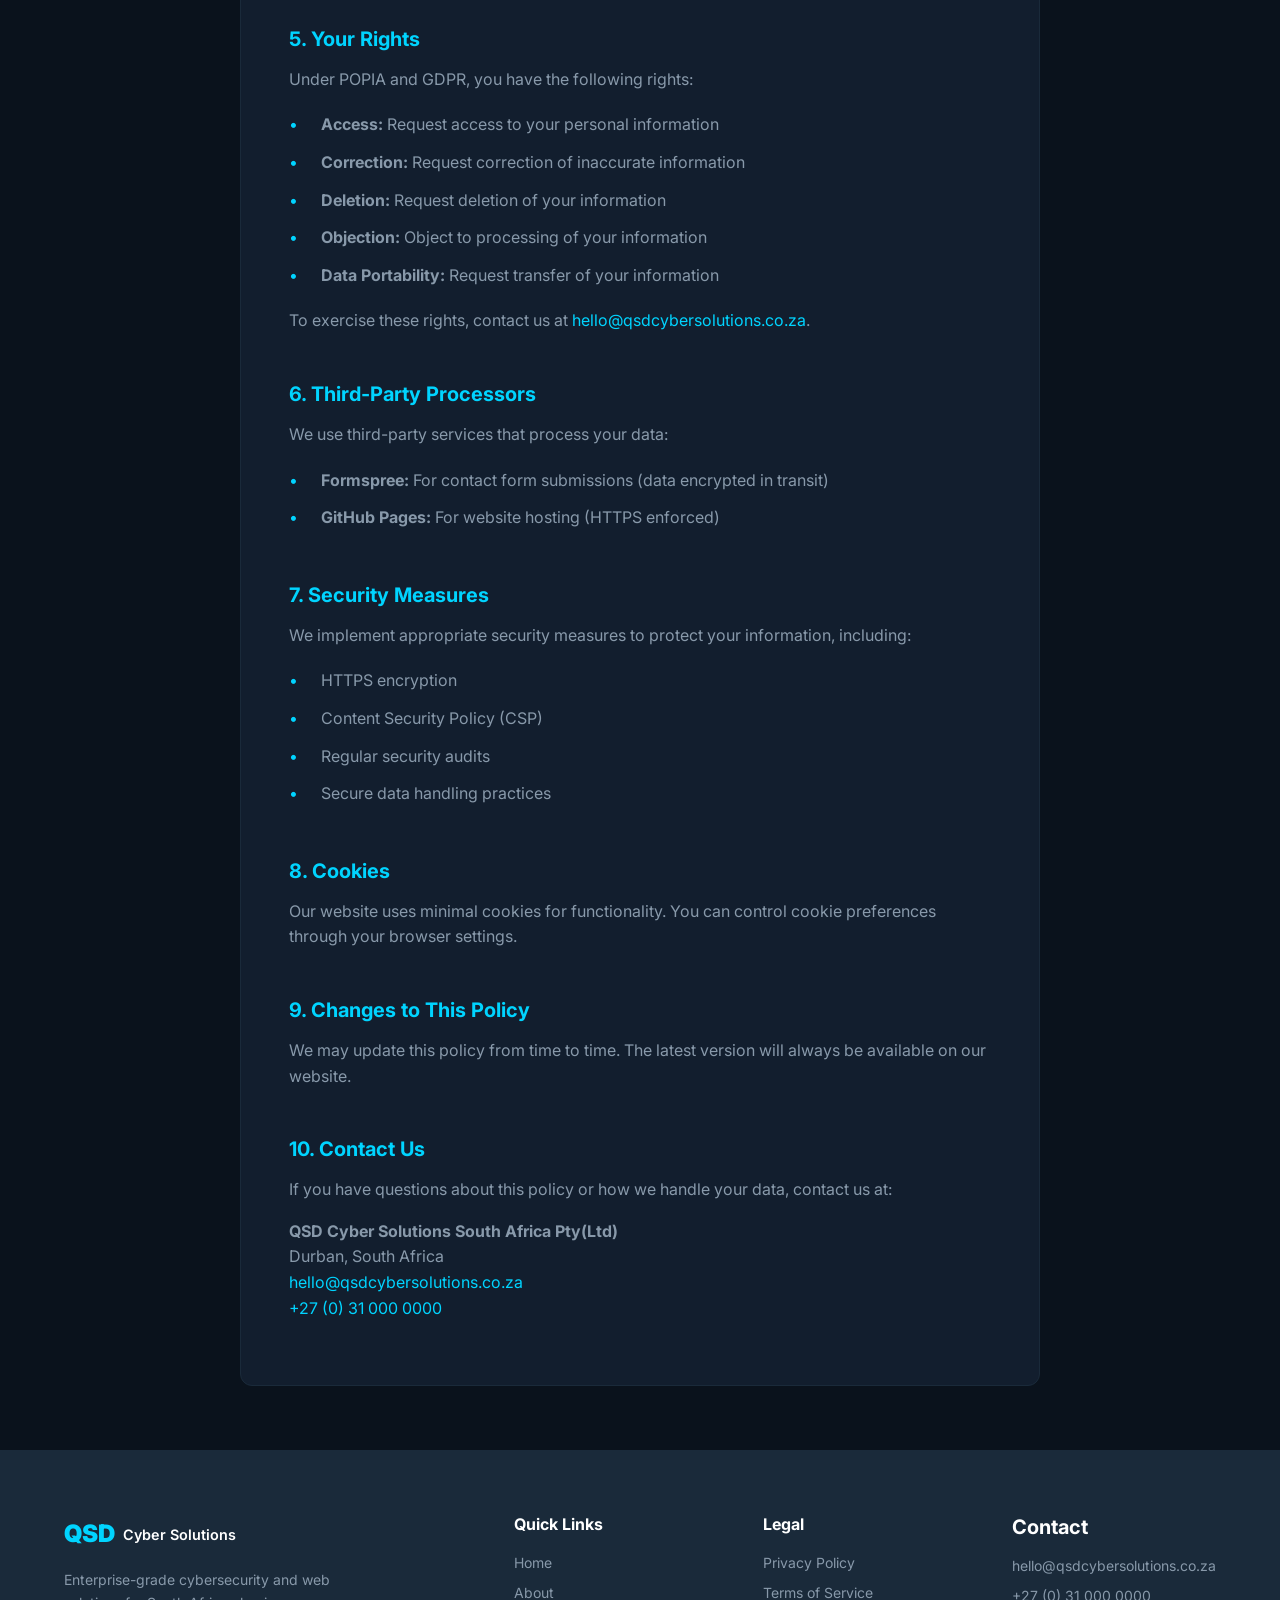
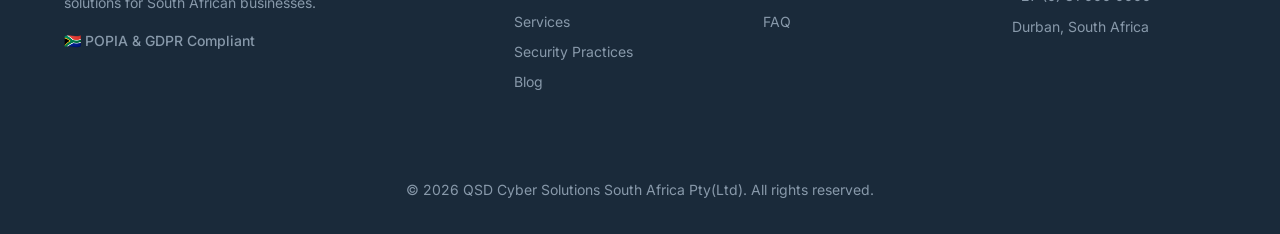
<file: privacy.html>
<!DOCTYPE html>
<html lang="en">
<head>
    <meta charset="UTF-8">
    <meta name="viewport" content="width=device-width, initial-scale=1.0">
    <title>Privacy Policy | QSD Cyber Solutions</title>
    <meta name="description" content="QSD Cyber Solutions' privacy policy - POPIA and GDPR compliant data protection practices.">
    
    <link rel="canonical" href="https://qsdcybersolutions.co.za/privacy.html">
    <link rel="stylesheet" href="assets/css/style.css">
    <link rel="preconnect" href="https://fonts.googleapis.com">
    <link rel="preconnect" href="https://fonts.gstatic.com" crossorigin>
    <link href="https://fonts.googleapis.com/css2?family=Inter:wght@300;400;500;600;700;900&display=swap" rel="stylesheet">
</head>
<body>
    <a href="#main-content" class="skip-link">Skip to main content</a>
    
    <!-- Same header with nav -->
    <header role="banner" class="site-header">
        <div class="container">
            <div class="header-inner">
                <div class="logo-container">
                    <a href="/" aria-label="QSD Cyber Solutions Home">
                        <div class="logo-wrapper">
                            <div class="logo-light-source" aria-hidden="true">
                                <div class="light-beam"></div>
                            </div>
                            <div class="logo-letters">
                                <span class="logo-letter" style="color: #00d4ff;">Q</span>
                                <span class="logo-letter" style="color: #ffffff;">S</span>
                                <span class="logo-letter" style="color: #00d4ff;">D</span>
                            </div>
                            <div class="logo-text">
                                <span class="logo-subtitle">CYBER SOLUTIONS</span>
                                <span class="logo-subtitle-small">SOUTH AFRICA PTY(LTD) · EST. 2026</span>
                            </div>
                        </div>
                    </a>
                </div>
                <nav role="navigation" aria-label="Main navigation" class="main-nav">
                    <button class="nav-toggle" aria-expanded="false" aria-controls="nav-menu" aria-label="Toggle navigation menu">
                        <span class="hamburger"></span>
                        <span class="hamburger"></span>
                        <span class="hamburger"></span>
                    </button>
                    <ul id="nav-menu" class="nav-menu" role="menubar">
                        <li role="none"><a href="/" role="menuitem">Home</a></li>
                        <li role="none"><a href="/about.html" role="menuitem">About</a></li>
                        <li role="none"><a href="/services.html" role="menuitem">Services</a></li>
                        <li role="none"><a href="/security-practices.html" role="menuitem">Security Practices</a></li>
                        <li role="none"><a href="/blog/" role="menuitem">Blog</a></li>
                        <li role="none"><a href="/contact.html" role="menuitem" class="nav-cta">Contact</a></li>
                    </ul>
                </nav>
            </div>
        </div>
    </header>
    
    <main id="main-content" role="main">
        <section class="page-hero" aria-labelledby="page-title">
            <div class="container">
                <h1 id="page-title">Privacy Policy</h1>
                <p>Effective Date: 1 January 2026</p>
                <p>Compliant with POPIA and GDPR regulations</p>
            </div>
        </section>
        
        <section class="legal-content" aria-labelledby="legal-title">
            <div class="container">
                <div class="legal-body">
                    <h2 id="legal-title">1. Introduction</h2>
                    <p>QSD Cyber Solutions South Africa Pty(Ltd) ("we", "our", "us") respects your privacy and is committed to protecting your personal information. This Privacy Policy explains how we collect, use, disclose, and safeguard your information when you visit our website or use our services.</p>
                    <p>This policy complies with the Protection of Personal Information Act (POPIA) of South Africa and the General Data Protection Regulation (GDPR) of the European Union.</p>
                    
                    <h2>2. Information We Collect</h2>
                    <p>We collect information that you voluntarily provide to us when you:</p>
                    <ul>
                        <li>Fill out contact forms</li>
                        <li>Subscribe to our newsletter</li>
                        <li>Request a consultation</li>
                        <li>Use our services</li>
                    </ul>
                    <p>This information may include:</p>
                    <ul>
                        <li>Name</li>
                        <li>Email address</li>
                        <li>Phone number</li>
                        <li>Company name</li>
                        <li>Message content</li>
                    </ul>
                    
                    <h2>3. How We Use Your Information</h2>
                    <p>We use your information to:</p>
                    <ul>
                        <li>Respond to your inquiries</li>
                        <li>Provide and improve our services</li>
                        <li>Send you relevant information about our services</li>
                        <li>Comply with legal obligations</li>
                    </ul>
                    
                    <h2>4. Data Retention</h2>
                    <p>We retain your personal information only for as long as necessary to fulfill the purposes outlined in this policy, unless a longer retention period is required by law.</p>
                    
                    <h2>5. Your Rights</h2>
                    <p>Under POPIA and GDPR, you have the following rights:</p>
                    <ul>
                        <li><strong>Access:</strong> Request access to your personal information</li>
                        <li><strong>Correction:</strong> Request correction of inaccurate information</li>
                        <li><strong>Deletion:</strong> Request deletion of your information</li>
                        <li><strong>Objection:</strong> Object to processing of your information</li>
                        <li><strong>Data Portability:</strong> Request transfer of your information</li>
                    </ul>
                    <p>To exercise these rights, contact us at <a href="mailto:hello@qsdcybersolutions.co.za">hello@qsdcybersolutions.co.za</a>.</p>
                    
                    <h2>6. Third-Party Processors</h2>
                    <p>We use third-party services that process your data:</p>
                    <ul>
                        <li><strong>Formspree:</strong> For contact form submissions (data encrypted in transit)</li>
                        <li><strong>GitHub Pages:</strong> For website hosting (HTTPS enforced)</li>
                    </ul>
                    
                    <h2>7. Security Measures</h2>
                    <p>We implement appropriate security measures to protect your information, including:</p>
                    <ul>
                        <li>HTTPS encryption</li>
                        <li>Content Security Policy (CSP)</li>
                        <li>Regular security audits</li>
                        <li>Secure data handling practices</li>
                    </ul>
                    
                    <h2>8. Cookies</h2>
                    <p>Our website uses minimal cookies for functionality. You can control cookie preferences through your browser settings.</p>
                    
                    <h2>9. Changes to This Policy</h2>
                    <p>We may update this policy from time to time. The latest version will always be available on our website.</p>
                    
                    <h2>10. Contact Us</h2>
                    <p>If you have questions about this policy or how we handle your data, contact us at:</p>
                    <p>
                        <strong>QSD Cyber Solutions South Africa Pty(Ltd)</strong><br>
                        Durban, South Africa<br>
                        <a href="mailto:hello@qsdcybersolutions.co.za">hello@qsdcybersolutions.co.za</a><br>
                        <a href="tel:+27310000000">+27 (0) 31 000 0000</a>
                    </p>
                </div>
            </div>
        </section>
    </main>
    
    <footer role="contentinfo" class="site-footer">
        <!-- Same footer -->
        <div class="container">
            <div class="footer-grid">
                <div class="footer-brand">
                    <div class="footer-logo">
                        <span class="footer-logo-letter">QSD</span>
                        <span class="footer-logo-text">Cyber Solutions</span>
                    </div>
                    <p>Enterprise-grade cybersecurity and web solutions for South African businesses.</p>
                    <p class="footer-compliance">🇿🇦 POPIA & GDPR Compliant</p>
                </div>
                <div class="footer-links">
                    <h4>Quick Links</h4>
                    <ul>
                        <li><a href="/">Home</a></li>
                        <li><a href="/about.html">About</a></li>
                        <li><a href="/services.html">Services</a></li>
                        <li><a href="/security-practices.html">Security Practices</a></li>
                        <li><a href="/blog/">Blog</a></li>
                    </ul>
                </div>
                <div class="footer-links">
                    <h4>Legal</h4>
                    <ul>
                        <li><a href="/privacy.html">Privacy Policy</a></li>
                        <li><a href="/terms.html">Terms of Service</a></li>
                        <li><a href="/faq.html">FAQ</a></li>
                    </ul>
                </div>
                <div class="footer-contact">
                    <h4>Contact</h4>
                    <ul>
                        <li><a href="mailto:hello@qsdcybersolutions.co.za">hello@qsdcybersolutions.co.za</a></li>
                        <li><a href="tel:+27310000000">+27 (0) 31 000 0000</a></li>
                        <li>Durban, South Africa</li>
                    </ul>
                </div>
            </div>
            <div class="footer-bottom">
                <p>&copy; 2026 QSD Cyber Solutions South Africa Pty(Ltd). All rights reserved.</p>
            </div>
        </div>
    </footer>
    
    <script src="assets/js/main.js" defer></script>
</body>
</html>
</file>
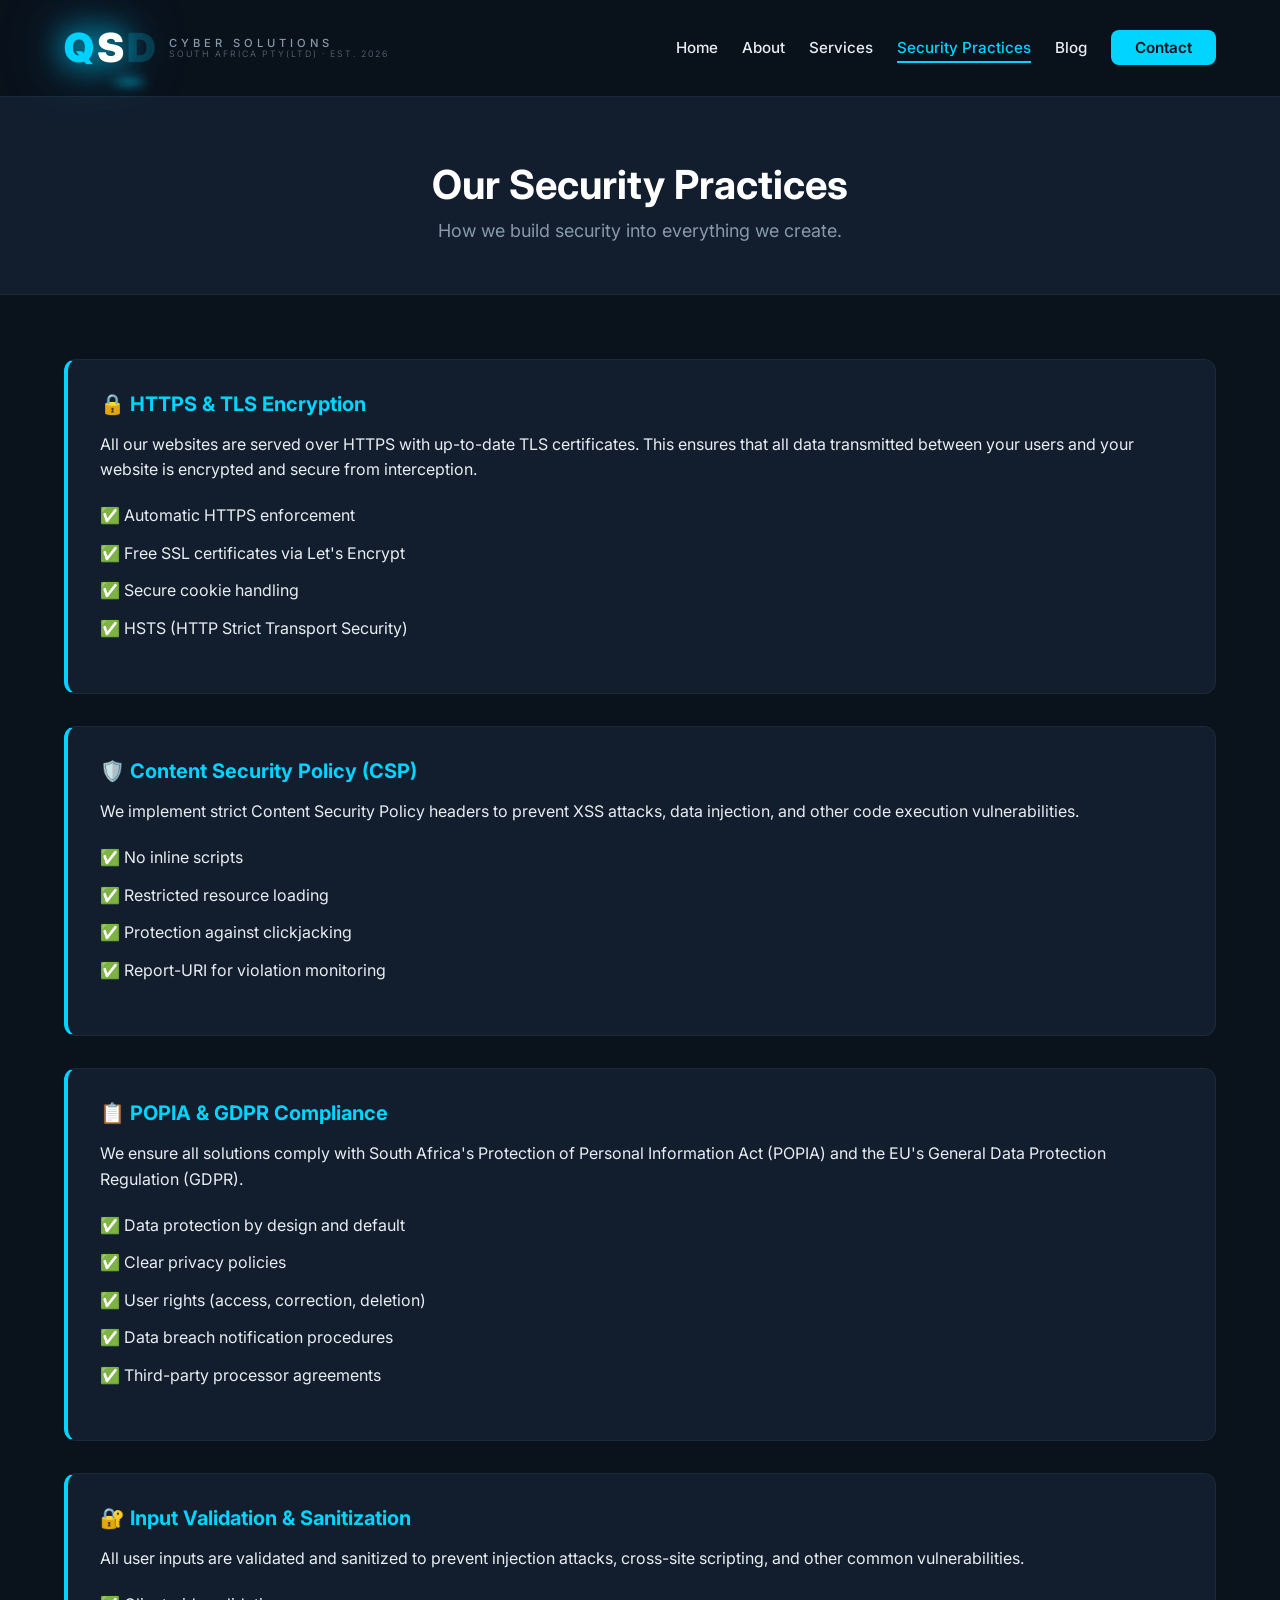
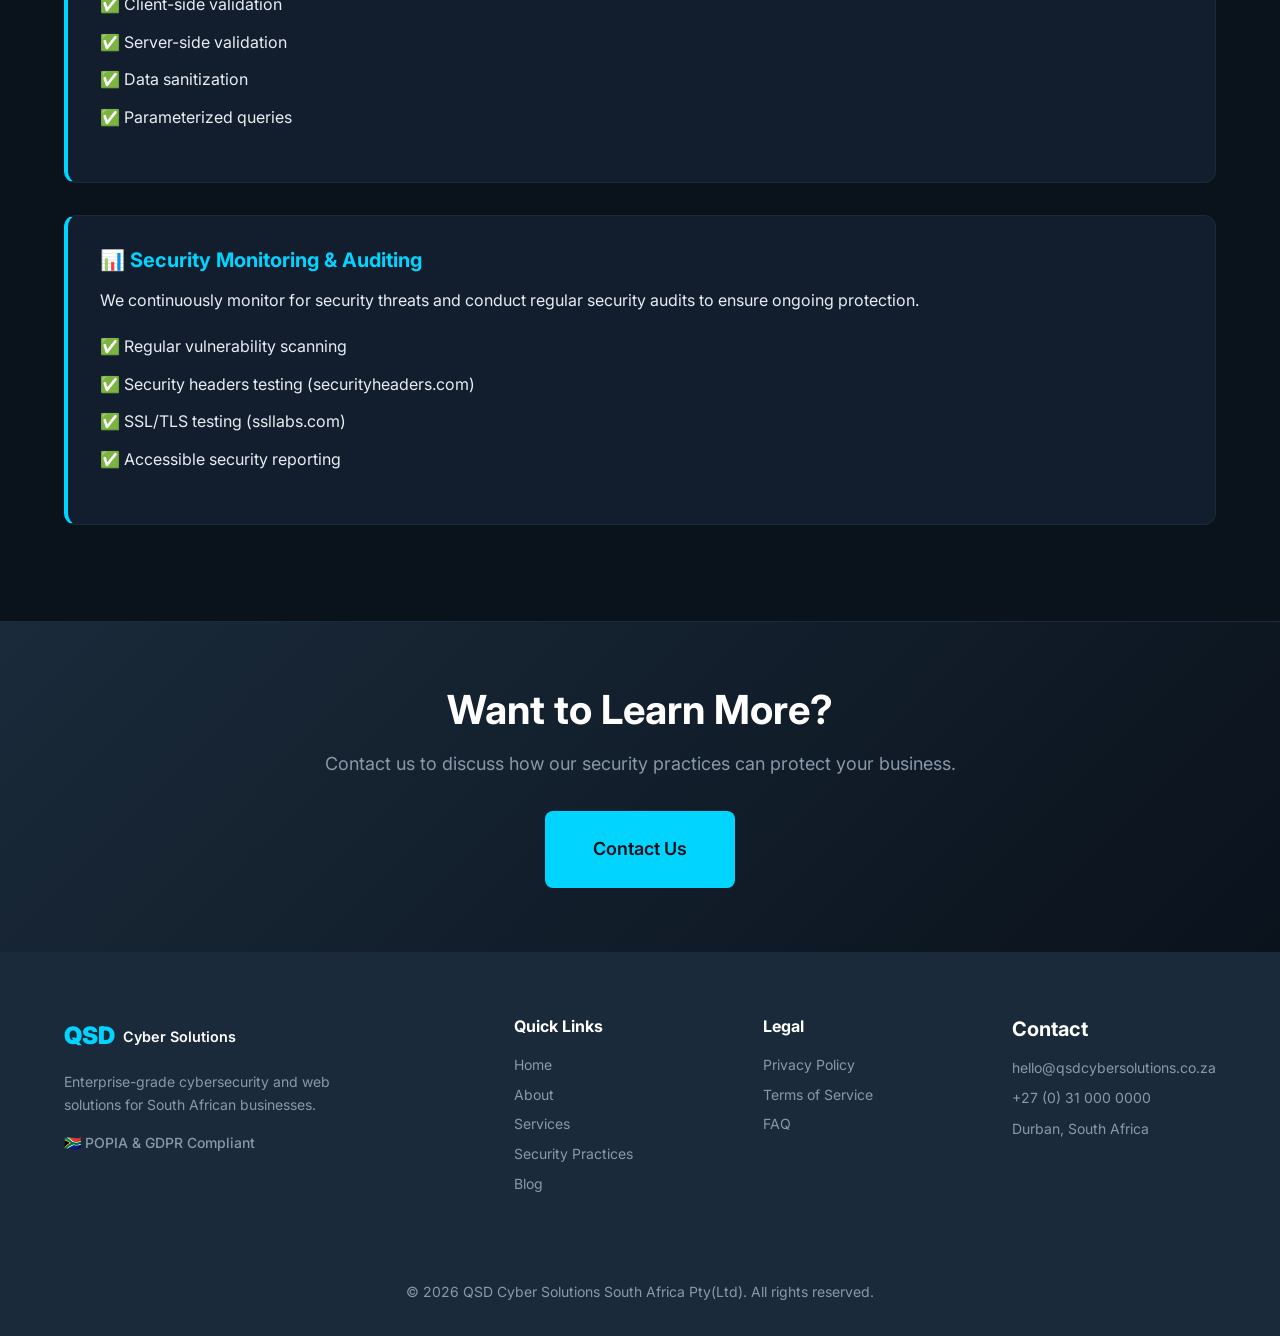
<file: security-practices.html>
<!DOCTYPE html>
<html lang="en">
<head>
    <meta charset="UTF-8">
    <meta name="viewport" content="width=device-width, initial-scale=1.0">
    <title>Security Practices | QSD Cyber Solutions</title>
    <meta name="description" content="Learn about QSD Cyber Solutions' security practices: HTTPS, CSP, POPIA compliance, and how we protect your data.">
    
    <meta property="og:title" content="Our Security Practices - QSD Cyber Solutions">
    <meta property="og:description" content="Enterprise-grade security practices including HTTPS, CSP, and POPIA compliance.">
    <meta property="og:type" content="website">
    
    <link rel="canonical" href="https://qsdcybersolutions.co.za/security-practices.html">
    <link rel="stylesheet" href="assets/css/style.css">
    <link rel="preconnect" href="https://fonts.googleapis.com">
    <link rel="preconnect" href="https://fonts.gstatic.com" crossorigin>
    <link href="https://fonts.googleapis.com/css2?family=Inter:wght@300;400;500;600;700;900&display=swap" rel="stylesheet">
</head>
<body>
    <a href="#main-content" class="skip-link">Skip to main content</a>
    
    <!-- Same header -->
    <header role="banner" class="site-header">
        <div class="container">
            <div class="header-inner">
                <div class="logo-container">
                    <a href="/" aria-label="QSD Cyber Solutions Home">
                        <div class="logo-wrapper">
                            <div class="logo-light-source" aria-hidden="true">
                                <div class="light-beam"></div>
                            </div>
                            <div class="logo-letters">
                                <span class="logo-letter" style="color: #00d4ff;">Q</span>
                                <span class="logo-letter" style="color: #ffffff;">S</span>
                                <span class="logo-letter" style="color: #00d4ff;">D</span>
                            </div>
                            <div class="logo-text">
                                <span class="logo-subtitle">CYBER SOLUTIONS</span>
                                <span class="logo-subtitle-small">SOUTH AFRICA PTY(LTD) · EST. 2026</span>
                            </div>
                        </div>
                    </a>
                </div>
                <nav role="navigation" aria-label="Main navigation" class="main-nav">
                    <button class="nav-toggle" aria-expanded="false" aria-controls="nav-menu" aria-label="Toggle navigation menu">
                        <span class="hamburger"></span>
                        <span class="hamburger"></span>
                        <span class="hamburger"></span>
                    </button>
                    <ul id="nav-menu" class="nav-menu" role="menubar">
                        <li role="none"><a href="/" role="menuitem">Home</a></li>
                        <li role="none"><a href="/about.html" role="menuitem">About</a></li>
                        <li role="none"><a href="/services.html" role="menuitem">Services</a></li>
                        <li role="none"><a href="/security-practices.html" role="menuitem" aria-current="page">Security Practices</a></li>
                        <li role="none"><a href="/blog/" role="menuitem">Blog</a></li>
                        <li role="none"><a href="/contact.html" role="menuitem" class="nav-cta">Contact</a></li>
                    </ul>
                </nav>
            </div>
        </div>
    </header>
    
    <main id="main-content" role="main">
        <section class="page-hero" aria-labelledby="page-title">
            <div class="container">
                <h1 id="page-title">Our Security Practices</h1>
                <p>How we build security into everything we create.</p>
            </div>
        </section>
        
        <section class="security-practices-content" aria-labelledby="practices-title">
            <div class="container">
                <div class="security-practice">
                    <h2 id="practices-title">🔒 HTTPS & TLS Encryption</h2>
                    <p>All our websites are served over HTTPS with up-to-date TLS certificates. This ensures that all data transmitted between your users and your website is encrypted and secure from interception.</p>
                    <ul>
                        <li>✅ Automatic HTTPS enforcement</li>
                        <li>✅ Free SSL certificates via Let's Encrypt</li>
                        <li>✅ Secure cookie handling</li>
                        <li>✅ HSTS (HTTP Strict Transport Security)</li>
                    </ul>
                </div>
                
                <div class="security-practice">
                    <h2>🛡️ Content Security Policy (CSP)</h2>
                    <p>We implement strict Content Security Policy headers to prevent XSS attacks, data injection, and other code execution vulnerabilities.</p>
                    <ul>
                        <li>✅ No inline scripts</li>
                        <li>✅ Restricted resource loading</li>
                        <li>✅ Protection against clickjacking</li>
                        <li>✅ Report-URI for violation monitoring</li>
                    </ul>
                </div>
                
                <div class="security-practice">
                    <h2>📋 POPIA & GDPR Compliance</h2>
                    <p>We ensure all solutions comply with South Africa's Protection of Personal Information Act (POPIA) and the EU's General Data Protection Regulation (GDPR).</p>
                    <ul>
                        <li>✅ Data protection by design and default</li>
                        <li>✅ Clear privacy policies</li>
                        <li>✅ User rights (access, correction, deletion)</li>
                        <li>✅ Data breach notification procedures</li>
                        <li>✅ Third-party processor agreements</li>
                    </ul>
                </div>
                
                <div class="security-practice">
                    <h2>🔐 Input Validation & Sanitization</h2>
                    <p>All user inputs are validated and sanitized to prevent injection attacks, cross-site scripting, and other common vulnerabilities.</p>
                    <ul>
                        <li>✅ Client-side validation</li>
                        <li>✅ Server-side validation</li>
                        <li>✅ Data sanitization</li>
                        <li>✅ Parameterized queries</li>
                    </ul>
                </div>
                
                <div class="security-practice">
                    <h2>📊 Security Monitoring & Auditing</h2>
                    <p>We continuously monitor for security threats and conduct regular security audits to ensure ongoing protection.</p>
                    <ul>
                        <li>✅ Regular vulnerability scanning</li>
                        <li>✅ Security headers testing (securityheaders.com)</li>
                        <li>✅ SSL/TLS testing (ssllabs.com)</li>
                        <li>✅ Accessible security reporting</li>
                    </ul>
                </div>
            </div>
        </section>
        
        <section class="cta-section" aria-labelledby="cta-title">
            <div class="container">
                <div class="cta-content">
                    <h2 id="cta-title">Want to Learn More?</h2>
                    <p>Contact us to discuss how our security practices can protect your business.</p>
                    <a href="/contact.html" class="btn btn-primary btn-large">Contact Us</a>
                </div>
            </div>
        </section>
    </main>
    
    <!-- Same footer -->
    <footer role="contentinfo" class="site-footer">
        <div class="container">
            <div class="footer-grid">
                <div class="footer-brand">
                    <div class="footer-logo">
                        <span class="footer-logo-letter">QSD</span>
                        <span class="footer-logo-text">Cyber Solutions</span>
                    </div>
                    <p>Enterprise-grade cybersecurity and web solutions for South African businesses.</p>
                    <p class="footer-compliance">🇿🇦 POPIA & GDPR Compliant</p>
                </div>
                <div class="footer-links">
                    <h4>Quick Links</h4>
                    <ul>
                        <li><a href="/">Home</a></li>
                        <li><a href="/about.html">About</a></li>
                        <li><a href="/services.html">Services</a></li>
                        <li><a href="/security-practices.html">Security Practices</a></li>
                        <li><a href="/blog/">Blog</a></li>
                    </ul>
                </div>
                <div class="footer-links">
                    <h4>Legal</h4>
                    <ul>
                        <li><a href="/privacy.html">Privacy Policy</a></li>
                        <li><a href="/terms.html">Terms of Service</a></li>
                        <li><a href="/faq.html">FAQ</a></li>
                    </ul>
                </div>
                <div class="footer-contact">
                    <h4>Contact</h4>
                    <ul>
                        <li><a href="mailto:hello@qsdcybersolutions.co.za">hello@qsdcybersolutions.co.za</a></li>
                        <li><a href="tel:+27310000000">+27 (0) 31 000 0000</a></li>
                        <li>Durban, South Africa</li>
                    </ul>
                </div>
            </div>
            <div class="footer-bottom">
                <p>&copy; 2026 QSD Cyber Solutions South Africa Pty(Ltd). All rights reserved.</p>
            </div>
        </div>
    </footer>
    
    <script src="assets/js/main.js" defer></script>
</body>
</html>
</file>
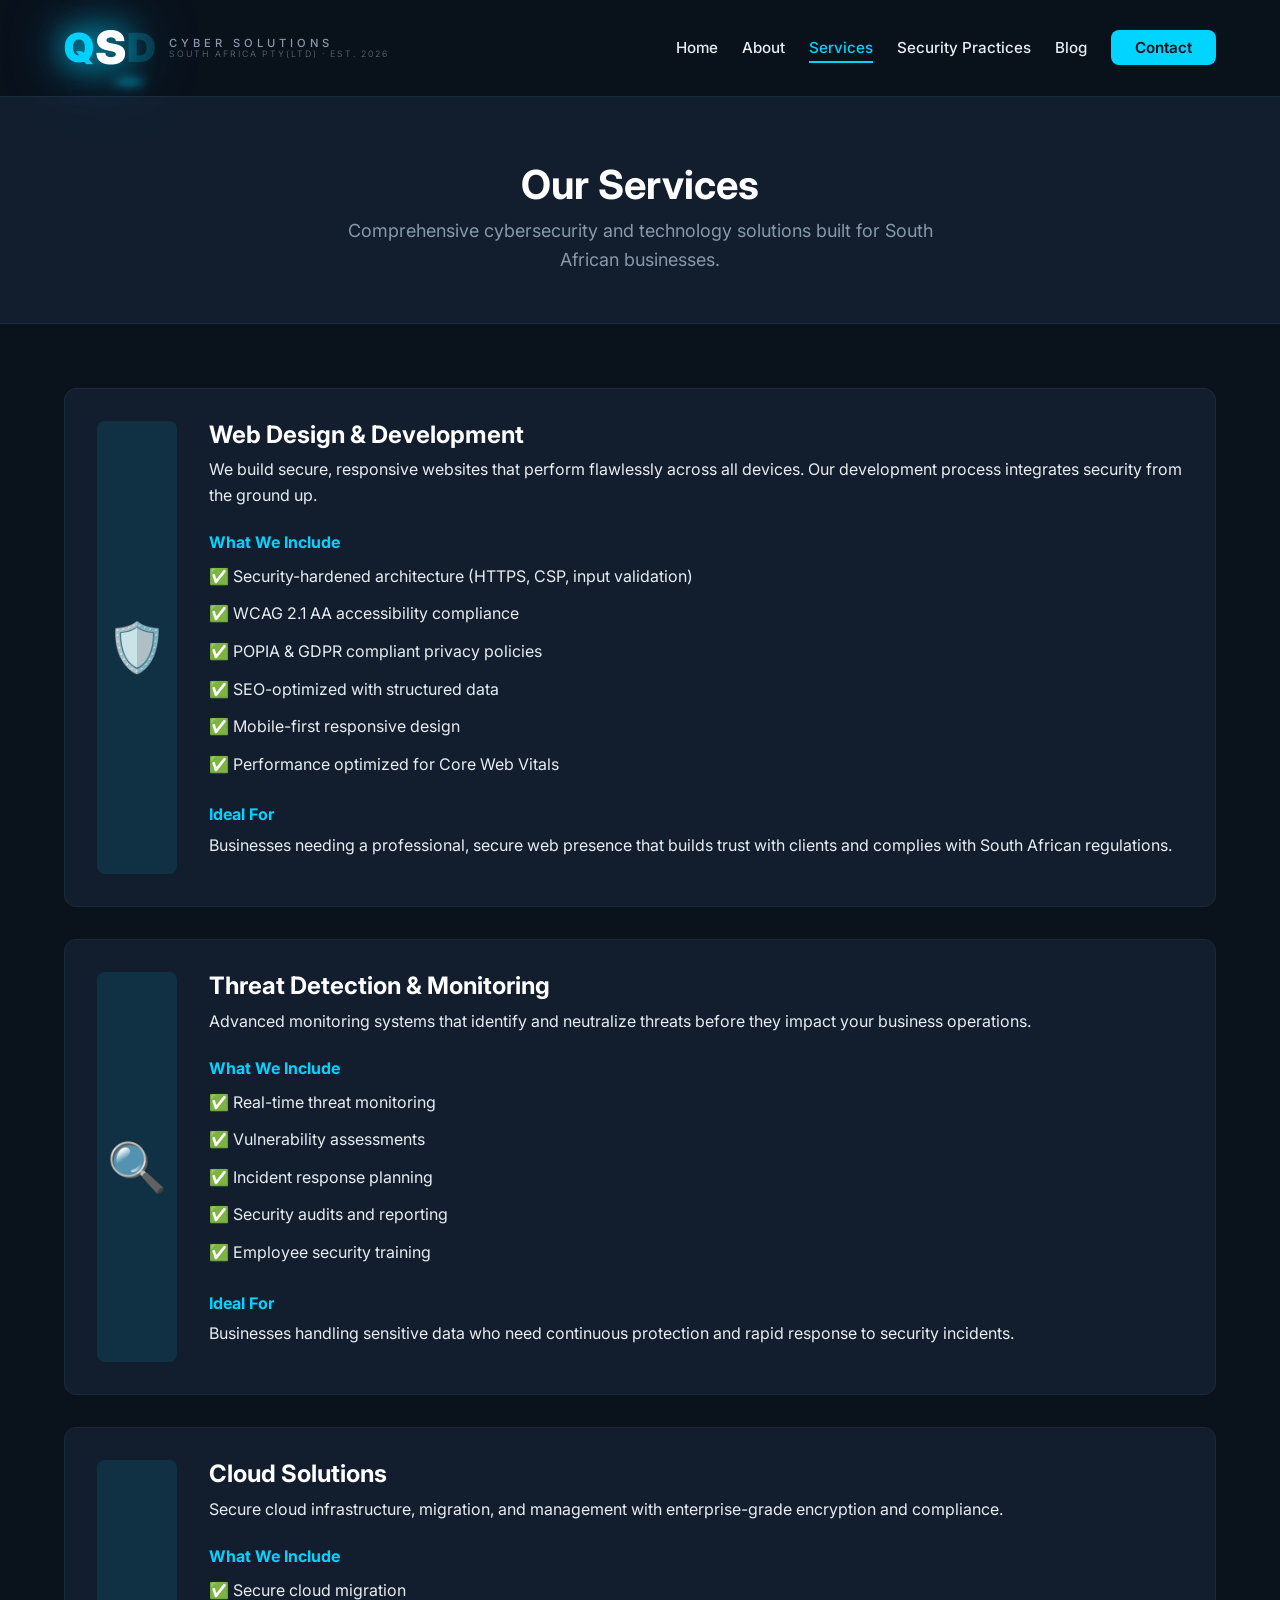
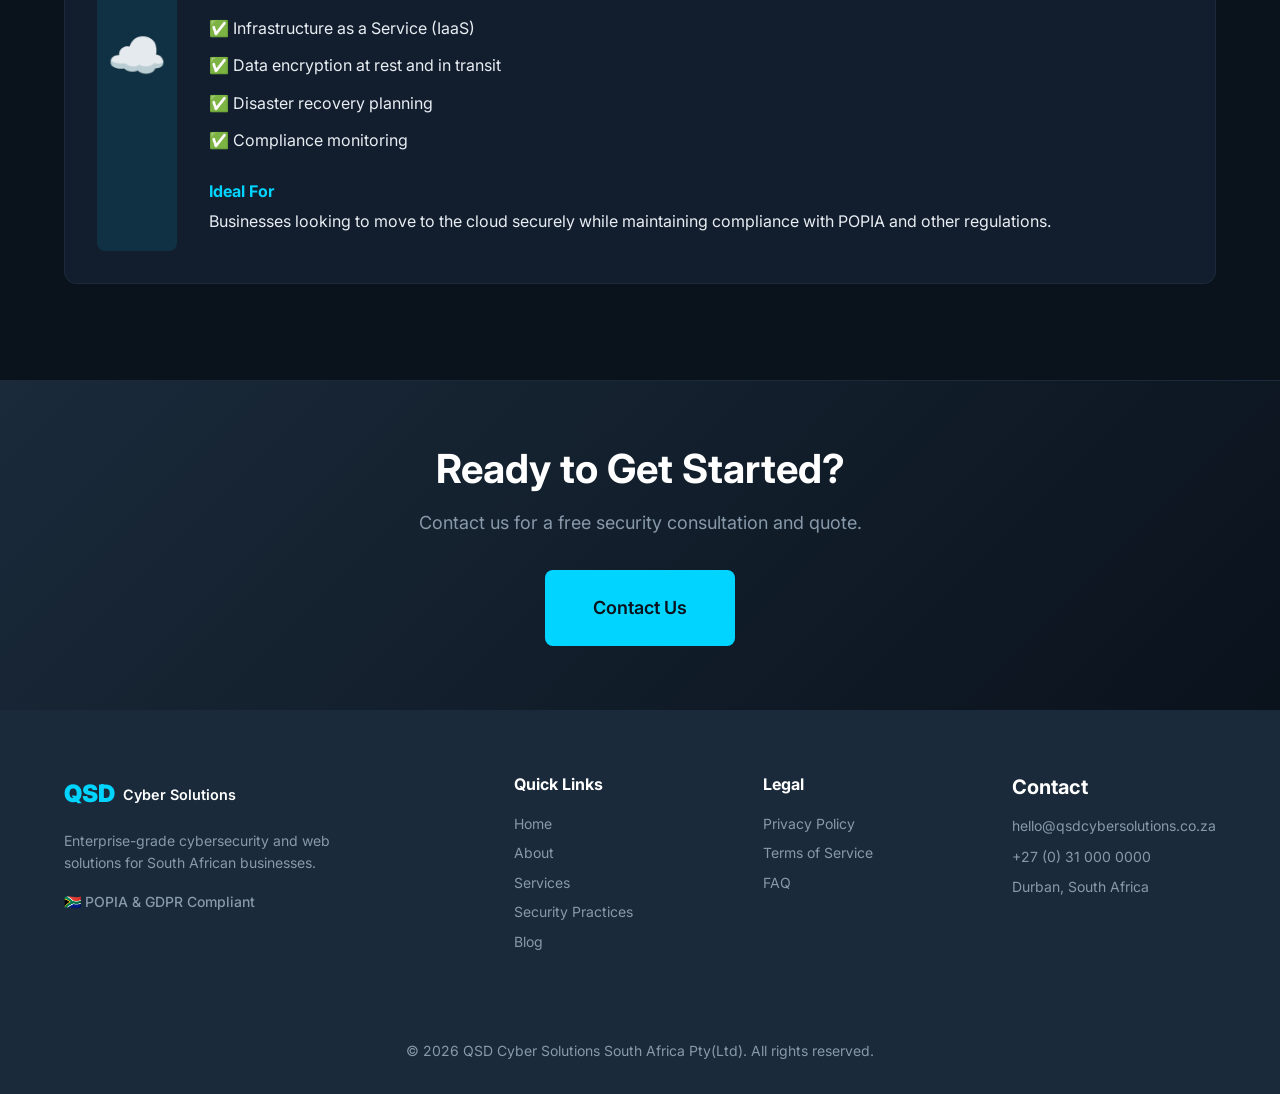
<file: services.html>
<!DOCTYPE html>
<html lang="en">
<head>
    <meta charset="UTF-8">
    <meta name="viewport" content="width=device-width, initial-scale=1.0">
    <title>Our Services | QSD Cyber Solutions</title>
    <meta name="description" content="Explore QSD Cyber Solutions' comprehensive services: Web Design, Threat Detection, and Cloud Solutions for South African businesses.">
    
    <meta property="og:title" content="Our Services - QSD Cyber Solutions">
    <meta property="og:description" content="Enterprise-grade web design, threat detection, and cloud solutions.">
    <meta property="og:type" content="website">
    
    <link rel="canonical" href="https://qsdcybersolutions.co.za/services.html">
    <link rel="stylesheet" href="assets/css/style.css">
    <link rel="preconnect" href="https://fonts.googleapis.com">
    <link rel="preconnect" href="https://fonts.gstatic.com" crossorigin>
    <link href="https://fonts.googleapis.com/css2?family=Inter:wght@300;400;500;600;700;900&display=swap" rel="stylesheet">
</head>
<body>
    <a href="#main-content" class="skip-link">Skip to main content</a>
    
    <!-- Same header as index.html -->
    <header role="banner" class="site-header">
        <div class="container">
            <div class="header-inner">
                <div class="logo-container">
                    <a href="/" aria-label="QSD Cyber Solutions Home">
                        <div class="logo-wrapper">
                            <div class="logo-light-source" aria-hidden="true">
                                <div class="light-beam"></div>
                            </div>
                            <div class="logo-letters">
                                <span class="logo-letter" style="color: #00d4ff;">Q</span>
                                <span class="logo-letter" style="color: #ffffff;">S</span>
                                <span class="logo-letter" style="color: #00d4ff;">D</span>
                            </div>
                            <div class="logo-text">
                                <span class="logo-subtitle">CYBER SOLUTIONS</span>
                                <span class="logo-subtitle-small">SOUTH AFRICA PTY(LTD) · EST. 2026</span>
                            </div>
                        </div>
                    </a>
                </div>
                <nav role="navigation" aria-label="Main navigation" class="main-nav">
                    <button class="nav-toggle" aria-expanded="false" aria-controls="nav-menu" aria-label="Toggle navigation menu">
                        <span class="hamburger"></span>
                        <span class="hamburger"></span>
                        <span class="hamburger"></span>
                    </button>
                    <ul id="nav-menu" class="nav-menu" role="menubar">
                        <li role="none"><a href="/" role="menuitem">Home</a></li>
                        <li role="none"><a href="/about.html" role="menuitem">About</a></li>
                        <li role="none"><a href="/services.html" role="menuitem" aria-current="page">Services</a></li>
                        <li role="none"><a href="/security-practices.html" role="menuitem">Security Practices</a></li>
                        <li role="none"><a href="/blog/" role="menuitem">Blog</a></li>
                        <li role="none"><a href="/contact.html" role="menuitem" class="nav-cta">Contact</a></li>
                    </ul>
                </nav>
            </div>
        </div>
    </header>
    
    <main id="main-content" role="main">
        <section class="page-hero" aria-labelledby="page-title">
            <div class="container">
                <h1 id="page-title">Our Services</h1>
                <p>Comprehensive cybersecurity and technology solutions built for South African businesses.</p>
            </div>
        </section>
        
        <section class="services-detail" aria-labelledby="services-title">
            <div class="container">
                <div class="service-detail-card" id="web-design">
                    <div class="service-detail-icon" aria-hidden="true">🛡️</div>
                    <div class="service-detail-content">
                        <h2 id="services-title">Web Design & Development</h2>
                        <p>We build secure, responsive websites that perform flawlessly across all devices. Our development process integrates security from the ground up.</p>
                        <h3>What We Include</h3>
                        <ul>
                            <li>✅ Security-hardened architecture (HTTPS, CSP, input validation)</li>
                            <li>✅ WCAG 2.1 AA accessibility compliance</li>
                            <li>✅ POPIA & GDPR compliant privacy policies</li>
                            <li>✅ SEO-optimized with structured data</li>
                            <li>✅ Mobile-first responsive design</li>
                            <li>✅ Performance optimized for Core Web Vitals</li>
                        </ul>
                        <h3>Ideal For</h3>
                        <p>Businesses needing a professional, secure web presence that builds trust with clients and complies with South African regulations.</p>
                    </div>
                </div>
                
                <div class="service-detail-card" id="threat-detection">
                    <div class="service-detail-icon" aria-hidden="true">🔍</div>
                    <div class="service-detail-content">
                        <h2>Threat Detection & Monitoring</h2>
                        <p>Advanced monitoring systems that identify and neutralize threats before they impact your business operations.</p>
                        <h3>What We Include</h3>
                        <ul>
                            <li>✅ Real-time threat monitoring</li>
                            <li>✅ Vulnerability assessments</li>
                            <li>✅ Incident response planning</li>
                            <li>✅ Security audits and reporting</li>
                            <li>✅ Employee security training</li>
                        </ul>
                        <h3>Ideal For</h3>
                        <p>Businesses handling sensitive data who need continuous protection and rapid response to security incidents.</p>
                    </div>
                </div>
                
                <div class="service-detail-card" id="cloud-solutions">
                    <div class="service-detail-icon" aria-hidden="true">☁️</div>
                    <div class="service-detail-content">
                        <h2>Cloud Solutions</h2>
                        <p>Secure cloud infrastructure, migration, and management with enterprise-grade encryption and compliance.</p>
                        <h3>What We Include</h3>
                        <ul>
                            <li>✅ Secure cloud migration</li>
                            <li>✅ Infrastructure as a Service (IaaS)</li>
                            <li>✅ Data encryption at rest and in transit</li>
                            <li>✅ Disaster recovery planning</li>
                            <li>✅ Compliance monitoring</li>
                        </ul>
                        <h3>Ideal For</h3>
                        <p>Businesses looking to move to the cloud securely while maintaining compliance with POPIA and other regulations.</p>
                    </div>
                </div>
            </div>
        </section>
        
        <section class="cta-section" aria-labelledby="cta-title">
            <div class="container">
                <div class="cta-content">
                    <h2 id="cta-title">Ready to Get Started?</h2>
                    <p>Contact us for a free security consultation and quote.</p>
                    <a href="/contact.html" class="btn btn-primary btn-large">Contact Us</a>
                </div>
            </div>
        </section>
    </main>
    
    <!-- Same footer as index.html -->
    <footer role="contentinfo" class="site-footer">
        <div class="container">
            <div class="footer-grid">
                <div class="footer-brand">
                    <div class="footer-logo">
                        <span class="footer-logo-letter">QSD</span>
                        <span class="footer-logo-text">Cyber Solutions</span>
                    </div>
                    <p>Enterprise-grade cybersecurity and web solutions for South African businesses.</p>
                    <p class="footer-compliance">🇿🇦 POPIA & GDPR Compliant</p>
                </div>
                <div class="footer-links">
                    <h4>Quick Links</h4>
                    <ul>
                        <li><a href="/">Home</a></li>
                        <li><a href="/about.html">About</a></li>
                        <li><a href="/services.html">Services</a></li>
                        <li><a href="/security-practices.html">Security Practices</a></li>
                        <li><a href="/blog/">Blog</a></li>
                    </ul>
                </div>
                <div class="footer-links">
                    <h4>Legal</h4>
                    <ul>
                        <li><a href="/privacy.html">Privacy Policy</a></li>
                        <li><a href="/terms.html">Terms of Service</a></li>
                        <li><a href="/faq.html">FAQ</a></li>
                    </ul>
                </div>
                <div class="footer-contact">
                    <h4>Contact</h4>
                    <ul>
                        <li><a href="mailto:hello@qsdcybersolutions.co.za">hello@qsdcybersolutions.co.za</a></li>
                        <li><a href="tel:+27310000000">+27 (0) 31 000 0000</a></li>
                        <li>Durban, South Africa</li>
                    </ul>
                </div>
            </div>
            <div class="footer-bottom">
                <p>&copy; 2026 QSD Cyber Solutions South Africa Pty(Ltd). All rights reserved.</p>
            </div>
        </div>
    </footer>
    
    <script src="assets/js/main.js" defer></script>
</body>
</html>
</file>
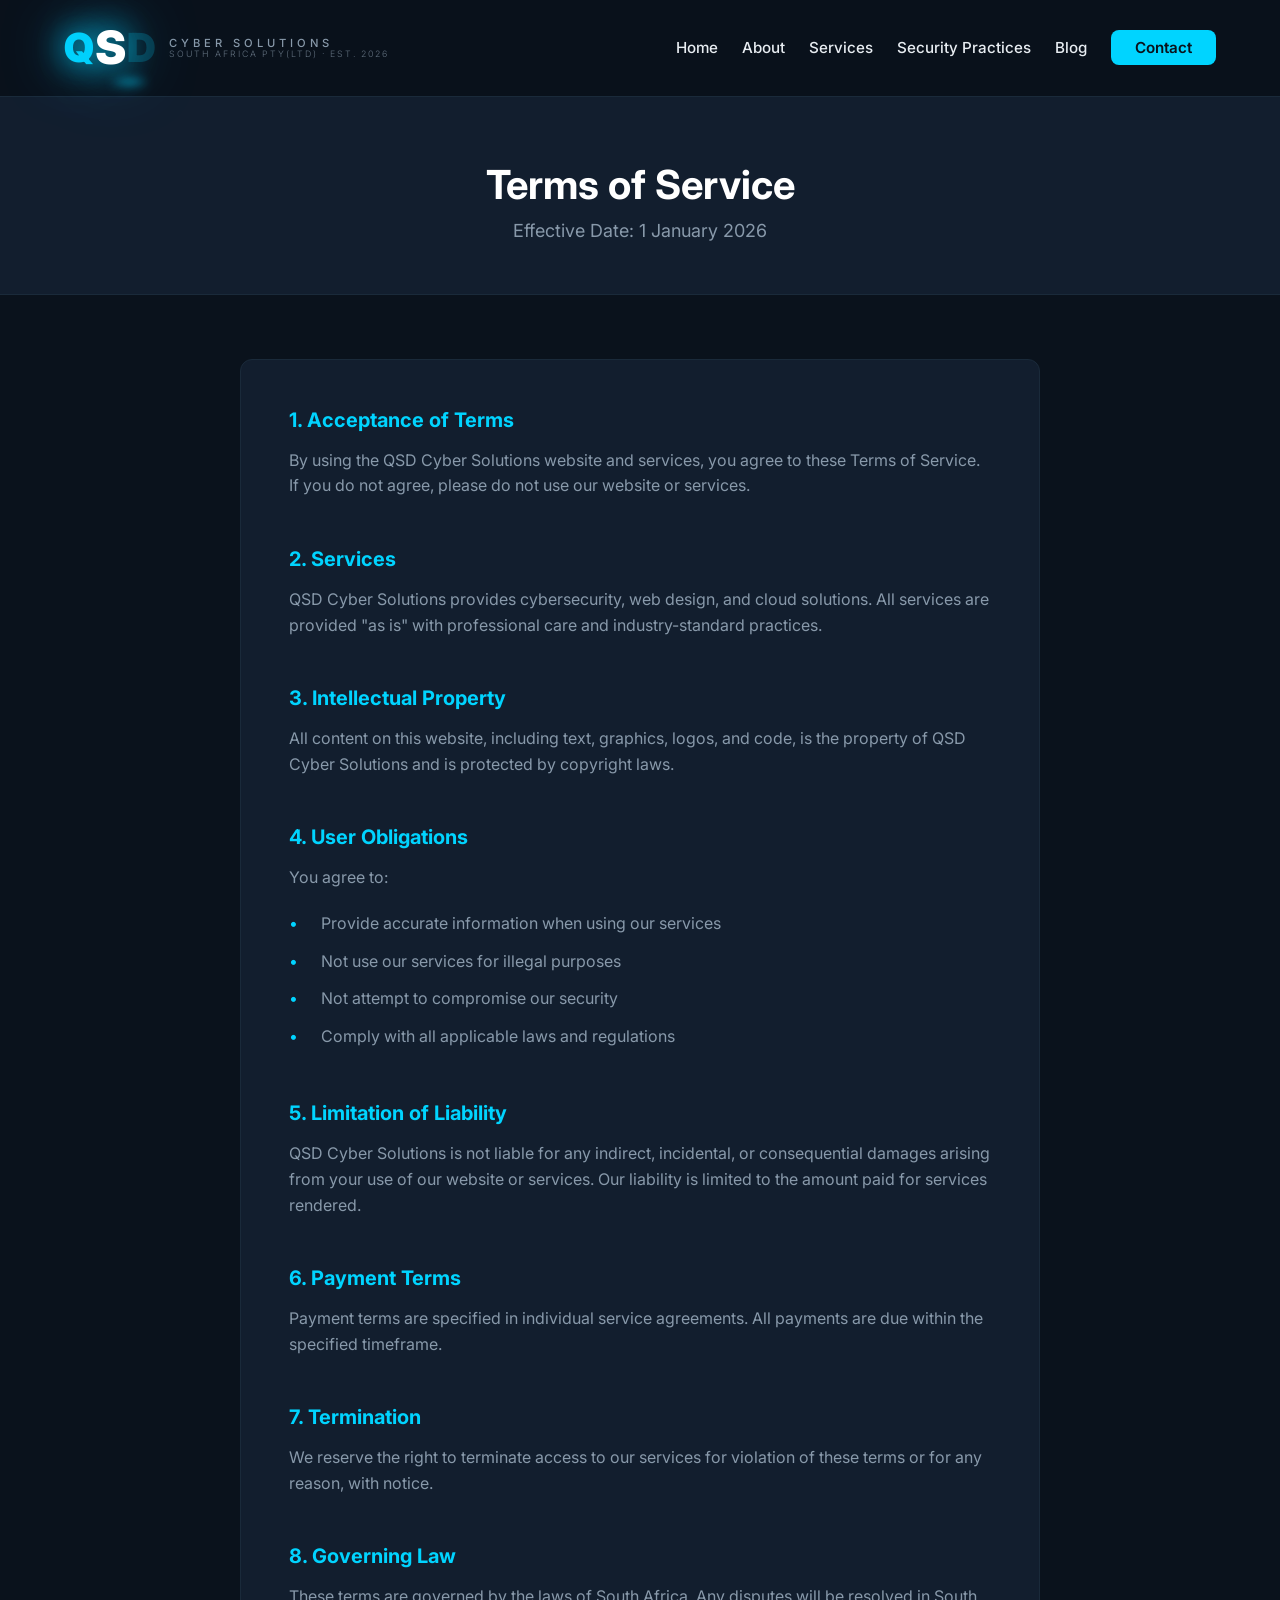
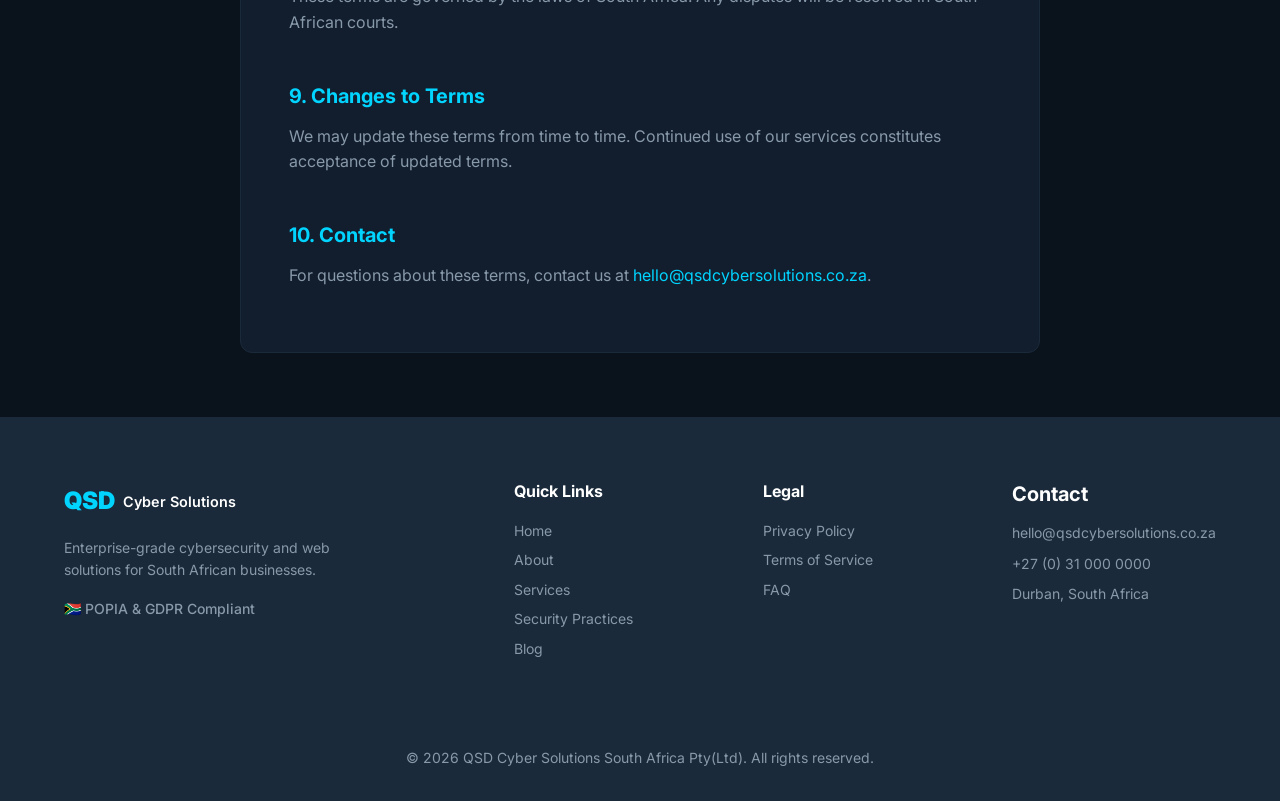
<file: terms.html>
<!DOCTYPE html>
<html lang="en">
<head>
    <meta charset="UTF-8">
    <meta name="viewport" content="width=device-width, initial-scale=1.0">
    <title>Terms of Service | QSD Cyber Solutions</title>
    <meta name="description" content="Terms of service for QSD Cyber Solutions - Legal terms for using our website and services.">
    
    <link rel="canonical" href="https://qsdcybersolutions.co.za/terms.html">
    <link rel="stylesheet" href="assets/css/style.css">
    <link rel="preconnect" href="https://fonts.googleapis.com">
    <link rel="preconnect" href="https://fonts.gstatic.com" crossorigin>
    <link href="https://fonts.googleapis.com/css2?family=Inter:wght@300;400;500;600;700;900&display=swap" rel="stylesheet">
</head>
<body>
    <a href="#main-content" class="skip-link">Skip to main content</a>
    
    <!-- Same header -->
    <header role="banner" class="site-header">
        <div class="container">
            <div class="header-inner">
                <div class="logo-container">
                    <a href="/" aria-label="QSD Cyber Solutions Home">
                        <div class="logo-wrapper">
                            <div class="logo-light-source" aria-hidden="true">
                                <div class="light-beam"></div>
                            </div>
                            <div class="logo-letters">
                                <span class="logo-letter" style="color: #00d4ff;">Q</span>
                                <span class="logo-letter" style="color: #ffffff;">S</span>
                                <span class="logo-letter" style="color: #00d4ff;">D</span>
                            </div>
                            <div class="logo-text">
                                <span class="logo-subtitle">CYBER SOLUTIONS</span>
                                <span class="logo-subtitle-small">SOUTH AFRICA PTY(LTD) · EST. 2026</span>
                            </div>
                        </div>
                    </a>
                </div>
                <nav role="navigation" aria-label="Main navigation" class="main-nav">
                    <button class="nav-toggle" aria-expanded="false" aria-controls="nav-menu" aria-label="Toggle navigation menu">
                        <span class="hamburger"></span>
                        <span class="hamburger"></span>
                        <span class="hamburger"></span>
                    </button>
                    <ul id="nav-menu" class="nav-menu" role="menubar">
                        <li role="none"><a href="/" role="menuitem">Home</a></li>
                        <li role="none"><a href="/about.html" role="menuitem">About</a></li>
                        <li role="none"><a href="/services.html" role="menuitem">Services</a></li>
                        <li role="none"><a href="/security-practices.html" role="menuitem">Security Practices</a></li>
                        <li role="none"><a href="/blog/" role="menuitem">Blog</a></li>
                        <li role="none"><a href="/contact.html" role="menuitem" class="nav-cta">Contact</a></li>
                    </ul>
                </nav>
            </div>
        </div>
    </header>
    
    <main id="main-content" role="main">
        <section class="page-hero" aria-labelledby="page-title">
            <div class="container">
                <h1 id="page-title">Terms of Service</h1>
                <p>Effective Date: 1 January 2026</p>
            </div>
        </section>
        
        <section class="legal-content" aria-labelledby="legal-title">
            <div class="container">
                <div class="legal-body">
                    <h2 id="legal-title">1. Acceptance of Terms</h2>
                    <p>By using the QSD Cyber Solutions website and services, you agree to these Terms of Service. If you do not agree, please do not use our website or services.</p>
                    
                    <h2>2. Services</h2>
                    <p>QSD Cyber Solutions provides cybersecurity, web design, and cloud solutions. All services are provided "as is" with professional care and industry-standard practices.</p>
                    
                    <h2>3. Intellectual Property</h2>
                    <p>All content on this website, including text, graphics, logos, and code, is the property of QSD Cyber Solutions and is protected by copyright laws.</p>
                    
                    <h2>4. User Obligations</h2>
                    <p>You agree to:</p>
                    <ul>
                        <li>Provide accurate information when using our services</li>
                        <li>Not use our services for illegal purposes</li>
                        <li>Not attempt to compromise our security</li>
                        <li>Comply with all applicable laws and regulations</li>
                    </ul>
                    
                    <h2>5. Limitation of Liability</h2>
                    <p>QSD Cyber Solutions is not liable for any indirect, incidental, or consequential damages arising from your use of our website or services. Our liability is limited to the amount paid for services rendered.</p>
                    
                    <h2>6. Payment Terms</h2>
                    <p>Payment terms are specified in individual service agreements. All payments are due within the specified timeframe.</p>
                    
                    <h2>7. Termination</h2>
                    <p>We reserve the right to terminate access to our services for violation of these terms or for any reason, with notice.</p>
                    
                    <h2>8. Governing Law</h2>
                    <p>These terms are governed by the laws of South Africa. Any disputes will be resolved in South African courts.</p>
                    
                    <h2>9. Changes to Terms</h2>
                    <p>We may update these terms from time to time. Continued use of our services constitutes acceptance of updated terms.</p>
                    
                    <h2>10. Contact</h2>
                    <p>For questions about these terms, contact us at <a href="mailto:hello@qsdcybersolutions.co.za">hello@qsdcybersolutions.co.za</a>.</p>
                </div>
            </div>
        </section>
    </main>
    
    <!-- Same footer -->
    <footer role="contentinfo" class="site-footer">
        <div class="container">
            <div class="footer-grid">
                <div class="footer-brand">
                    <div class="footer-logo">
                        <span class="footer-logo-letter">QSD</span>
                        <span class="footer-logo-text">Cyber Solutions</span>
                    </div>
                    <p>Enterprise-grade cybersecurity and web solutions for South African businesses.</p>
                    <p class="footer-compliance">🇿🇦 POPIA & GDPR Compliant</p>
                </div>
                <div class="footer-links">
                    <h4>Quick Links</h4>
                    <ul>
                        <li><a href="/">Home</a></li>
                        <li><a href="/about.html">About</a></li>
                        <li><a href="/services.html">Services</a></li>
                        <li><a href="/security-practices.html">Security Practices</a></li>
                        <li><a href="/blog/">Blog</a></li>
                    </ul>
                </div>
                <div class="footer-links">
                    <h4>Legal</h4>
                    <ul>
                        <li><a href="/privacy.html">Privacy Policy</a></li>
                        <li><a href="/terms.html">Terms of Service</a></li>
                        <li><a href="/faq.html">FAQ</a></li>
                    </ul>
                </div>
                <div class="footer-contact">
                    <h4>Contact</h4>
                    <ul>
                        <li><a href="mailto:hello@qsdcybersolutions.co.za">hello@qsdcybersolutions.co.za</a></li>
                        <li><a href="tel:+27310000000">+27 (0) 31 000 0000</a></li>
                        <li>Durban, South Africa</li>
                    </ul>
                </div>
            </div>
            <div class="footer-bottom">
                <p>&copy; 2026 QSD Cyber Solutions South Africa Pty(Ltd). All rights reserved.</p>
            </div>
        </div>
    </footer>
    
    <script src="assets/js/main.js" defer></script>
</body>
</html>
</file>
<file: assets/css/style.css>
/* ========================================
   QSD Cyber Solutions - Production CSS
   Security, Accessibility, Performance
   WCAG 2.1 AA Compliant
   ======================================== */

/* ========================================
   1. CSS Variables (Design Tokens)
   ======================================== */
:root {
    /* Colors - High Contrast for Accessibility */
    --color-primary: #00d4ff;
    --color-primary-dark: #0099cc;
    --color-primary-darker: #006699;
    --color-secondary: #1a2a3a;
    --color-secondary-light: #2a3a4a;
    --color-background: #0a121c;
    --color-background-light: #121e2e;
    --color-text: #e8edf2;
    --color-text-muted: #8899aa;
    --color-text-light: #ffffff;
    --color-border: #1a2a3a;
    --color-success: #00cc66;
    --color-error: #ff4444;
    --color-warning: #ffaa00;
    
    /* Typography */
    --font-family: 'Inter', -apple-system, BlinkMacSystemFont, 'Segoe UI', Roboto, Oxygen, Ubuntu, sans-serif;
    --font-size-base: 1rem;
    --font-size-small: 0.875rem;
    --font-size-large: 1.125rem;
    --font-size-xl: 1.25rem;
    --font-size-2xl: 1.5rem;
    --font-size-3xl: 2rem;
    --font-size-4xl: 2.5rem;
    --font-size-5xl: 3.5rem;
    
    /* Spacing */
    --spacing-xs: 0.25rem;
    --spacing-sm: 0.5rem;
    --spacing-md: 1rem;
    --spacing-lg: 1.5rem;
    --spacing-xl: 2rem;
    --spacing-2xl: 3rem;
    --spacing-3xl: 4rem;
    --spacing-4xl: 6rem;
    
    /* Layout */
    --container-max-width: 1200px;
    --border-radius: 8px;
    --border-radius-lg: 12px;
    --box-shadow: 0 4px 20px rgba(0, 0, 0, 0.3);
    --transition: 0.3s ease;
    
    /* Z-Index Scale */
    --z-dropdown: 1000;
    --z-header: 900;
    --z-overlay: 800;
    --z-modal: 1100;
    --z-skip-link: 9999;
}

/* ========================================
   2. Reset & Base
   ======================================== */
*,
*::before,
*::after {
    margin: 0;
    padding: 0;
    box-sizing: border-box;
}

html {
    scroll-behavior: smooth;
    -webkit-text-size-adjust: 100%;
}

body {
    font-family: var(--font-family);
    font-size: var(--font-size-base);
    line-height: 1.6;
    color: var(--color-text);
    background-color: var(--color-background);
    -webkit-font-smoothing: antialiased;
    -moz-osx-font-smoothing: grayscale;
}

/* ========================================
   3. Accessibility - Skip Link
   ======================================== */
.skip-link {
    position: absolute;
    top: -100%;
    left: 50%;
    transform: translateX(-50%);
    padding: var(--spacing-md) var(--spacing-lg);
    background: var(--color-primary);
    color: var(--color-background);
    font-weight: 600;
    border-radius: 0 0 var(--border-radius) var(--border-radius);
    z-index: var(--z-skip-link);
    text-decoration: none;
    transition: top 0.3s ease;
}

.skip-link:focus {
    top: 0;
}

/* ========================================
   4. Focus Indicators (Accessibility)
   ======================================== */
:focus-visible {
    outline: 3px solid var(--color-primary);
    outline-offset: 2px;
}

/* ========================================
   5. Container
   ======================================== */
.container {
    max-width: var(--container-max-width);
    margin: 0 auto;
    padding: 0 var(--spacing-lg);
}

/* ========================================
   6. Typography
   ======================================== */
h1, h2, h3, h4, h5, h6 {
    color: var(--color-text-light);
    line-height: 1.2;
    font-weight: 700;
    margin-bottom: var(--spacing-md);
}

h1 { font-size: var(--font-size-5xl); }
h2 { font-size: var(--font-size-4xl); }
h3 { font-size: var(--font-size-2xl); }
h4 { font-size: var(--font-size-xl); }

p {
    margin-bottom: var(--spacing-md);
    color: var(--color-text);
}

a {
    color: var(--color-primary);
    text-decoration: none;
    transition: color var(--transition);
}

a:hover {
    color: var(--color-primary-dark);
    text-decoration: underline;
}

a:focus-visible {
    outline: 3px solid var(--color-primary);
    outline-offset: 2px;
}

ul, ol {
    padding-left: var(--spacing-xl);
    margin-bottom: var(--spacing-md);
}

li {
    margin-bottom: var(--spacing-xs);
}

.highlight {
    color: var(--color-primary);
}

/* ========================================
   7. Header & Navigation
   ======================================== */
.site-header {
    background: rgba(10, 18, 28, 0.95);
    backdrop-filter: blur(10px);
    -webkit-backdrop-filter: blur(10px);
    border-bottom: 1px solid var(--color-border);
    padding: var(--spacing-md) 0;
    position: sticky;
    top: 0;
    z-index: var(--z-header);
}

.header-inner {
    display: flex;
    justify-content: space-between;
    align-items: center;
    gap: var(--spacing-lg);
}

/* ========================================
   8. Logo & QSD Animation
   ======================================== */
.logo-container {
    flex-shrink: 0;
}

.logo-wrapper {
    position: relative;
    display: inline-flex;
    align-items: center;
    gap: var(--spacing-sm);
}

.logo-light-source {
    position: absolute;
    bottom: -5px;
    left: 0;
    width: 35px;
    height: 6px;
    background: radial-gradient(ellipse, var(--color-primary), transparent);
    border-radius: 50%;
    opacity: 0;
    transition: all 0.8s ease;
    filter: blur(4px);
    pointer-events: none;
}

.logo-light-source.active {
    opacity: 0.8;
}

.light-beam {
    width: 100%;
    height: 100%;
    background: radial-gradient(ellipse, var(--color-primary) 10%, rgba(0, 212, 255, 0.3) 50%, transparent 80%);
    border-radius: 50%;
    filter: blur(8px);
    animation: pulse-glow 2s infinite alternate;
}

@keyframes pulse-glow {
    0% { transform: scale(1); opacity: 0.7; }
    100% { transform: scale(1.5); opacity: 1; }
}

.logo-letters {
    display: flex;
    gap: 1px;
    font-size: 2.5rem;
    font-weight: 900;
    letter-spacing: 2px;
    font-family: var(--font-family);
}

.logo-letter {
    display: inline-block;
    opacity: 0.2;
    transition: all 0.8s cubic-bezier(0.34, 1.56, 0.64, 1);
    text-shadow: none;
}

.logo-letter.lit {
    opacity: 1;
    text-shadow: 0 0 30px var(--color-primary), 0 0 60px var(--color-primary-dark);
    transform: scale(1.05);
}

.logo-text {
    display: flex;
    flex-direction: column;
    line-height: 1.1;
    margin-left: var(--spacing-xs);
}

.logo-subtitle {
    font-size: 0.7rem;
    letter-spacing: 4px;
    color: var(--color-text-muted);
    font-weight: 500;
}

.logo-subtitle-small {
    font-size: 0.55rem;
    letter-spacing: 2px;
    color: var(--color-text-muted);
    font-weight: 300;
    opacity: 0.7;
}

/* ========================================
   9. Navigation
   ======================================== */
.main-nav {
    display: flex;
    align-items: center;
}

.nav-menu {
    display: flex;
    list-style: none;
    gap: var(--spacing-lg);
    align-items: center;
    padding: 0;
    margin: 0;
}

.nav-menu li {
    margin: 0;
}

.nav-menu a {
    color: var(--color-text);
    font-weight: 500;
    padding: var(--spacing-xs) 0;
    position: relative;
    text-decoration: none;
    font-size: 0.95rem;
    transition: color var(--transition);
}

.nav-menu a:hover,
.nav-menu a:focus {
    color: var(--color-primary);
    text-decoration: none;
}

.nav-menu a[aria-current="page"] {
    color: var(--color-primary);
}

.nav-menu a[aria-current="page"]::after {
    content: '';
    position: absolute;
    bottom: -2px;
    left: 0;
    width: 100%;
    height: 2px;
    background: var(--color-primary);
}

.nav-cta {
    background: var(--color-primary);
    color: var(--color-background) !important;
    padding: var(--spacing-sm) var(--spacing-lg) !important;
    border-radius: var(--border-radius);
    font-weight: 600 !important;
    transition: all var(--transition);
}

.nav-cta:hover {
    background: var(--color-primary-dark);
    color: var(--color-text-light) !important;
    transform: translateY(-2px);
}

/* Mobile Nav Toggle */
.nav-toggle {
    display: none;
    flex-direction: column;
    gap: 5px;
    background: none;
    border: none;
    cursor: pointer;
    padding: var(--spacing-xs);
    border-radius: var(--border-radius);
}

.nav-toggle .hamburger {
    width: 25px;
    height: 2px;
    background: var(--color-text);
    transition: all var(--transition);
}

.nav-toggle[aria-expanded="true"] .hamburger:nth-child(1) {
    transform: rotate(45deg) translate(5px, 5px);
}

.nav-toggle[aria-expanded="true"] .hamburger:nth-child(2) {
    opacity: 0;
}

.nav-toggle[aria-expanded="true"] .hamburger:nth-child(3) {
    transform: rotate(-45deg) translate(5px, -5px);
}

/* ========================================
   10. Buttons
   ======================================== */
.btn {
    display: inline-flex;
    align-items: center;
    justify-content: center;
    padding: var(--spacing-md) var(--spacing-xl);
    border-radius: var(--border-radius);
    font-weight: 600;
    font-size: var(--font-size-base);
    text-decoration: none;
    cursor: pointer;
    transition: all var(--transition);
    border: none;
    gap: var(--spacing-sm);
    min-height: 48px;
}

.btn-primary {
    background: var(--color-primary);
    color: var(--color-background);
}

.btn-primary:hover,
.btn-primary:focus {
    background: var(--color-primary-dark);
    color: var(--color-text-light);
    transform: translateY(-2px);
    box-shadow: 0 4px 20px rgba(0, 212, 255, 0.3);
    text-decoration: none;
}

.btn-secondary {
    background: transparent;
    color: var(--color-text);
    border: 2px solid var(--color-border);
}

.btn-secondary:hover,
.btn-secondary:focus {
    border-color: var(--color-primary);
    color: var(--color-primary);
    transform: translateY(-2px);
    text-decoration: none;
}

.btn-large {
    padding: var(--spacing-lg) var(--spacing-2xl);
    font-size: var(--font-size-large);
    min-height: 56px;
}

/* ========================================
   11. Hero Section
   ======================================== */
.hero {
    padding: var(--spacing-4xl) 0 var(--spacing-3xl);
    position: relative;
    overflow: hidden;
}

.hero-grid {
    display: grid;
    grid-template-columns: 1fr 1fr;
    gap: var(--spacing-3xl);
    align-items: center;
}

.hero-content {
    display: flex;
    flex-direction: column;
    gap: var(--spacing-lg);
}

.hero-badge {
    display: inline-block;
    padding: var(--spacing-xs) var(--spacing-md);
    background: rgba(0, 212, 255, 0.1);
    color: var(--color-primary);
    border-radius: 20px;
    font-size: var(--font-size-small);
    font-weight: 500;
    letter-spacing: 1px;
    width: fit-content;
    border: 1px solid rgba(0, 212, 255, 0.2);
}

.hero h1 {
    font-size: var(--font-size-5xl);
    line-height: 1.1;
    margin-bottom: 0;
}

.hero-description {
    font-size: var(--font-size-large);
    color: var(--color-text-muted);
    max-width: 500px;
}

.hero-buttons {
    display: flex;
    gap: var(--spacing-md);
    flex-wrap: wrap;
}

.hero-stats {
    display: flex;
    gap: var(--spacing-2xl);
    padding-top: var(--spacing-lg);
    border-top: 1px solid var(--color-border);
}

.stat-item {
    display: flex;
    flex-direction: column;
}

.stat-number {
    font-size: var(--font-size-2xl);
    font-weight: 700;
    color: var(--color-text-light);
}

.stat-label {
    font-size: var(--font-size-small);
    color: var(--color-text-muted);
}

.hero-image {
    display: flex;
    justify-content: center;
    align-items: center;
}

.hero-graphic svg {
    max-width: 100%;
    height: auto;
    animation: float 6s ease-in-out infinite;
}

@keyframes float {
    0%, 100% { transform: translateY(0); }
    50% { transform: translateY(-20px); }
}

/* ========================================
   12. Section Headers
   ======================================== */
.section-header {
    text-align: center;
    max-width: 700px;
    margin: 0 auto var(--spacing-3xl);
}

.section-tag {
    display: inline-block;
    font-size: var(--font-size-small);
    font-weight: 600;
    color: var(--color-primary);
    letter-spacing: 2px;
    text-transform: uppercase;
    margin-bottom: var(--spacing-sm);
}

.section-header h2 {
    margin-bottom: var(--spacing-md);
}

.section-header p {
    color: var(--color-text-muted);
    font-size: var(--font-size-large);
}

/* ========================================
   13. Services Overview
   ======================================== */
.services-overview {
    padding: var(--spacing-3xl) 0;
}

.services-grid {
    display: grid;
    grid-template-columns: repeat(3, 1fr);
    gap: var(--spacing-xl);
}

.service-card {
    background: var(--color-background-light);
    padding: var(--spacing-xl);
    border-radius: var(--border-radius-lg);
    border: 1px solid var(--color-border);
    transition: all var(--transition);
}

.service-card:hover {
    transform: translateY(-4px);
    border-color: var(--color-primary);
    box-shadow: var(--box-shadow);
}

.service-icon {
    font-size: 2.5rem;
    margin-bottom: var(--spacing-md);
    display: block;
}

.service-card h3 {
    font-size: var(--font-size-xl);
    margin-bottom: var(--spacing-sm);
}

.service-card p {
    color: var(--color-text-muted);
    font-size: var(--font-size-small);
    margin-bottom: var(--spacing-md);
}

.service-card a {
    font-weight: 500;
    display: inline-flex;
    align-items: center;
    gap: var(--spacing-xs);
}

/* ========================================
   14. Security Teaser
   ======================================== */
.security-teaser {
    padding: var(--spacing-3xl) 0;
    background: var(--color-background-light);
    border-top: 1px solid var(--color-border);
    border-bottom: 1px solid var(--color-border);
}

.security-teaser-grid {
    display: grid;
    grid-template-columns: 1fr 1fr;
    gap: var(--spacing-3xl);
    align-items: center;
}

.security-teaser-content h2 {
    margin-bottom: var(--spacing-md);
}

.security-features {
    list-style: none;
    padding: 0;
    margin: var(--spacing-lg) 0;
}

.security-features li {
    padding: var(--spacing-sm) 0;
    color: var(--color-text);
    font-size: var(--font-size-base);
    display: flex;
    align-items: center;
    gap: var(--spacing-sm);
}

.security-features li::before {
    content: '';
    display: inline-block;
    width: 6px;
    height: 6px;
    background: var(--color-primary);
    border-radius: 50%;
    flex-shrink: 0;
}

.security-shield {
    display: flex;
    justify-content: center;
    align-items: center;
}

.security-shield svg {
    max-width: 200px;
    height: auto;
}

/* ========================================
   15. Testimonials
   ======================================== */
.testimonials {
    padding: var(--spacing-3xl) 0;
}

.testimonials-grid {
    display: grid;
    grid-template-columns: repeat(2, 1fr);
    gap: var(--spacing-xl);
}

.testimonial-card {
    background: var(--color-background-light);
    padding: var(--spacing-xl);
    border-radius: var(--border-radius-lg);
    border: 1px solid var(--color-border);
}

.testimonial-card p {
    font-style: italic;
    font-size: var(--font-size-base);
    color: var(--color-text);
    margin-bottom: var(--spacing-lg);
}

.testimonial-card cite {
    font-style: normal;
    display: flex;
    flex-direction: column;
}

.client-name {
    font-weight: 600;
    color: var(--color-text-light);
}

.client-company {
    font-size: var(--font-size-small);
    color: var(--color-text-muted);
}

/* ========================================
   16. CTA Section
   ======================================== */
.cta-section {
    padding: var(--spacing-3xl) 0;
    background: linear-gradient(135deg, var(--color-secondary), var(--color-background));
    border-top: 1px solid var(--color-border);
}

.cta-content {
    text-align: center;
    max-width: 700px;
    margin: 0 auto;
}

.cta-content h2 {
    font-size: var(--font-size-4xl);
    margin-bottom: var(--spacing-md);
}

.cta-content p {
    font-size: var(--font-size-large);
    color: var(--color-text-muted);
    margin-bottom: var(--spacing-xl);
}

/* ========================================
   17. Footer
   ======================================== */
.site-footer {
    background: var(--color-secondary);
    padding: var(--spacing-3xl) 0 var(--spacing-xl);
    border-top: 1px solid var(--color-border);
}

.footer-grid {
    display: grid;
    grid-template-columns: 2fr 1fr 1fr 1fr;
    gap: var(--spacing-2xl);
    margin-bottom: var(--spacing-2xl);
}

.footer-brand p {
    color: var(--color-text-muted);
    font-size: var(--font-size-small);
    max-width: 300px;
}

.footer-logo {
    display: flex;
    align-items: center;
    gap: var(--spacing-sm);
    margin-bottom: var(--spacing-md);
}

.footer-logo-letter {
    font-size: 1.5rem;
    font-weight: 900;
    color: var(--color-primary);
}

.footer-logo-text {
    font-size: 0.9rem;
    font-weight: 600;
    color: var(--color-text-light);
}

.footer-compliance {
    color: var(--color-primary);
    font-weight: 500;
    margin-top: var(--spacing-md);
}

.footer-links h4 {
    font-size: var(--font-size-base);
    margin-bottom: var(--spacing-md);
    color: var(--color-text-light);
}

.footer-links ul {
    list-style: none;
    padding: 0;
    margin: 0;
}

.footer-links ul li {
    margin-bottom: var(--spacing-xs);
}

.footer-links ul a {
    color: var(--color-text-muted);
    font-size: var(--font-size-small);
    text-decoration: none;
    transition: color var(--transition);
}

.footer-links ul a:hover,
.footer-links ul a:focus {
    color: var(--color-primary);
    text-decoration: none;
}

.footer-contact ul {
    list-style: none;
    padding: 0;
    margin: 0;
}

.footer-contact ul li {
    color: var(--color-text-muted);
    font-size: var(--font-size-small);
    margin-bottom: var(--spacing-sm);
}

.footer-contact ul a {
    color: var(--color-text-muted);
    text-decoration: none;
    transition: color var(--transition);
}

.footer-contact ul a:hover,
.footer-contact ul a:focus {
    color: var(--color-primary);
    text-decoration: none;
}

.footer-bottom {
    padding-top: var(--spacing-xl);
    border-top: 1px solid var(--color-border);
    text-align: center;
}

.footer-bottom p {
    font-size: var(--font-size-small);
    color: var(--color-text-muted);
    margin: 0;
}

/* ========================================
   18. Page Hero (Inner Pages)
   ======================================== */
.page-hero {
    padding: var(--spacing-3xl) 0 var(--spacing-2xl);
    text-align: center;
    border-bottom: 1px solid var(--color-border);
    background: var(--color-background-light);
}

.page-hero h1 {
    font-size: var(--font-size-4xl);
    margin-bottom: var(--spacing-sm);
}

.page-hero p {
    color: var(--color-text-muted);
    font-size: var(--font-size-large);
    max-width: 600px;
    margin: 0 auto;
}

/* ========================================
   19. About Page
   ======================================== */
.about-content {
    padding: var(--spacing-3xl) 0;
}

.about-grid {
    display: grid;
    grid-template-columns: 2fr 1fr;
    gap: var(--spacing-2xl);
}

.about-text h2 {
    font-size: var(--font-size-3xl);
    margin-bottom: var(--spacing-md);
}

.about-text h3 {
    font-size: var(--font-size-xl);
    margin-top: var(--spacing-xl);
    color: var(--color-primary);
}

.about-text ul {
    list-style: none;
    padding: 0;
}

.about-text ul li {
    padding: var(--spacing-sm) 0;
    border-bottom: 1px solid var(--color-border);
    color: var(--color-text);
}

.about-text ul li:last-child {
    border-bottom: none;
}

.about-text ul li strong {
    color: var(--color-text-light);
}

.mission-card {
    background: var(--color-background-light);
    padding: var(--spacing-xl);
    border-radius: var(--border-radius-lg);
    border: 1px solid var(--color-border);
}

.mission-card h3 {
    color: var(--color-primary);
    margin-bottom: var(--spacing-md);
}

.commitment-badges {
    display: flex;
    flex-wrap: wrap;
    gap: var(--spacing-sm);
    margin-top: var(--spacing-md);
}

.badge {
    padding: var(--spacing-xs) var(--spacing-md);
    background: rgba(0, 212, 255, 0.1);
    color: var(--color-primary);
    border-radius: 20px;
    font-size: var(--font-size-small);
    border: 1px solid rgba(0, 212, 255, 0.2);
}

/* ========================================
   20. Services Detail Page
   ======================================== */
.services-detail {
    padding: var(--spacing-3xl) 0;
}

.service-detail-card {
    display: grid;
    grid-template-columns: 80px 1fr;
    gap: var(--spacing-xl);
    padding: var(--spacing-xl);
    margin-bottom: var(--spacing-xl);
    background: var(--color-background-light);
    border-radius: var(--border-radius-lg);
    border: 1px solid var(--color-border);
}

.service-detail-icon {
    font-size: 3rem;
    display: flex;
    align-items: center;
    justify-content: center;
    background: rgba(0, 212, 255, 0.1);
    border-radius: var(--border-radius);
    padding: var(--spacing-md);
}

.service-detail-content h2 {
    font-size: var(--font-size-2xl);
    margin-bottom: var(--spacing-sm);
}

.service-detail-content h3 {
    font-size: var(--font-size-base);
    color: var(--color-primary);
    margin-top: var(--spacing-lg);
    margin-bottom: var(--spacing-sm);
}

.service-detail-content ul {
    list-style: none;
    padding: 0;
}

.service-detail-content ul li {
    padding: var(--spacing-xs) 0;
    color: var(--color-text);
    display: flex;
    align-items: center;
    gap: var(--spacing-sm);
}

/* ========================================
   21. Security Practices Page
   ======================================== */
.security-practices-content {
    padding: var(--spacing-3xl) 0;
}

.security-practice {
    padding: var(--spacing-xl);
    margin-bottom: var(--spacing-xl);
    background: var(--color-background-light);
    border-radius: var(--border-radius-lg);
    border: 1px solid var(--color-border);
    border-left: 4px solid var(--color-primary);
}

.security-practice h2 {
    font-size: var(--font-size-xl);
    color: var(--color-primary);
    margin-bottom: var(--spacing-md);
}

.security-practice ul {
    list-style: none;
    padding: 0;
}

.security-practice ul li {
    padding: var(--spacing-xs) 0;
    color: var(--color-text);
}

/* ========================================
   22. Contact Page
   ======================================== */
.contact-section {
    padding: var(--spacing-3xl) 0;
}

.contact-grid {
    display: grid;
    grid-template-columns: 2fr 1fr;
    gap: var(--spacing-2xl);
}

.contact-form-wrapper {
    background: var(--color-background-light);
    padding: var(--spacing-xl);
    border-radius: var(--border-radius-lg);
    border: 1px solid var(--color-border);
}

.contact-form-wrapper h2 {
    margin-bottom: var(--spacing-xl);
}

.form-group {
    margin-bottom: var(--spacing-lg);
}

.form-group label {
    display: block;
    font-weight: 500;
    color: var(--color-text-light);
    margin-bottom: var(--spacing-xs);
}

.form-group input,
.form-group select,
.form-group textarea {
    width: 100%;
    padding: var(--spacing-md);
    background: var(--color-background);
    border: 1px solid var(--color-border);
    border-radius: var(--border-radius);
    color: var(--color-text);
    font-family: var(--font-family);
    font-size: var(--font-size-base);
    transition: border-color var(--transition);
}

.form-group input:focus,
.form-group select:focus,
.form-group textarea:focus {
    outline: none;
    border-color: var(--color-primary);
    box-shadow: 0 0 0 3px rgba(0, 212, 255, 0.1);
}

.form-group input:invalid:not(:placeholder-shown),
.form-group textarea:invalid:not(:placeholder-shown) {
    border-color: var(--color-error);
}

.form-group .error-message {
    display: none;
    color: var(--color-error);
    font-size: var(--font-size-small);
    margin-top: var(--spacing-xs);
}

.form-group .error-message.visible {
    display: block;
}

.checkbox-group {
    display: flex;
    align-items: flex-start;
    gap: var(--spacing-sm);
}

.checkbox-group input[type="checkbox"] {
    width: 20px;
    height: 20px;
    min-width: 20px;
    margin-top: 2px;
    accent-color: var(--color-primary);
}

.checkbox-group label {
    font-weight: 400;
    font-size: var(--font-size-small);
    color: var(--color-text-muted);
}

.form-status {
    margin-top: var(--spacing-md);
}

.form-status.success {
    color: var(--color-success);
}

.form-status.error {
    color: var(--color-error);
}

/* Contact Info */
.contact-info {
    background: var(--color-background-light);
    padding: var(--spacing-xl);
    border-radius: var(--border-radius-lg);
    border: 1px solid var(--color-border);
}

.contact-info h2 {
    margin-bottom: var(--spacing-xl);
}

.contact-details {
    display: flex;
    flex-direction: column;
    gap: var(--spacing-lg);
}

.contact-item {
    display: flex;
    gap: var(--spacing-md);
    align-items: flex-start;
}

.contact-icon {
    font-size: 1.5rem;
    flex-shrink: 0;
    padding-top: 2px;
}

.contact-item strong {
    display: block;
    color: var(--color-text-light);
    font-size: var(--font-size-small);
}

.contact-item a,
.contact-item span {
    color: var(--color-text-muted);
    font-size: var(--font-size-base);
}

.contact-item a:hover {
    color: var(--color-primary);
}

.contact-compliance {
    margin-top: var(--spacing-xl);
    padding-top: var(--spacing-xl);
    border-top: 1px solid var(--color-border);
}

.contact-compliance p {
    font-size: var(--font-size-small);
    color: var(--color-text-muted);
    margin-bottom: var(--spacing-xs);
}

/* ========================================
   23. FAQ Page
   ======================================== */
.faq-content {
    padding: var(--spacing-3xl) 0;
}

.faq-list {
    display: flex;
    flex-direction: column;
    gap: var(--spacing-md);
    max-width: 800px;
    margin: 0 auto;
}

.faq-item {
    background: var(--color-background-light);
    border-radius: var(--border-radius);
    border: 1px solid var(--color-border);
}

.faq-item summary {
    padding: var(--spacing-lg);
    cursor: pointer;
    font-weight: 600;
    color: var(--color-text-light);
    list-style: none;
    display: flex;
    justify-content: space-between;
    align-items: center;
}

.faq-item summary::-webkit-details-marker {
    display: none;
}

.faq-item summary::after {
    content: '+';
    font-size: 1.5rem;
    color: var(--color-primary);
    transition: transform var(--transition);
}

.faq-item[open] summary::after {
    transform: rotate(45deg);
}

.faq-item summary:hover {
    color: var(--color-primary);
}

.faq-item .faq-answer {
    padding: 0 var(--spacing-lg) var(--spacing-lg);
    color: var(--color-text-muted);
}

.faq-item .faq-answer a {
    color: var(--color-primary);
}

/* ========================================
   24. Blog Page
   ======================================== */
.blog-list {
    padding: var(--spacing-3xl) 0;
}

.blog-grid {
    display: grid;
    grid-template-columns: repeat(auto-fill, minmax(320px, 1fr));
    gap: var(--spacing-xl);
}

.blog-card {
    background: var(--color-background-light);
    border-radius: var(--border-radius-lg);
    border: 1px solid var(--color-border);
    overflow: hidden;
    transition: all var(--transition);
}

.blog-card:hover {
    transform: translateY(-4px);
    border-color: var(--color-primary);
    box-shadow: var(--box-shadow);
}

.blog-card-content {
    padding: var(--spacing-xl);
}

.blog-category {
    display: inline-block;
    font-size: var(--font-size-small);
    font-weight: 600;
    color: var(--color-primary);
    text-transform: uppercase;
    letter-spacing: 1px;
    margin-bottom: var(--spacing-sm);
}

.blog-card h2 {
    font-size: var(--font-size-xl);
    margin-bottom: var(--spacing-sm);
}

.blog-card h2 a {
    color: var(--color-text-light);
    text-decoration: none;
}

.blog-card h2 a:hover {
    color: var(--color-primary);
}

.blog-card p {
    color: var(--color-text-muted);
    font-size: var(--font-size-small);
    margin-bottom: var(--spacing-md);
}

.blog-meta {
    display: flex;
    gap: var(--spacing-md);
    font-size: var(--font-size-small);
    color: var(--color-text-muted);
    margin-bottom: var(--spacing-md);
}

.read-more {
    font-weight: 600;
    display: inline-flex;
    align-items: center;
    gap: var(--spacing-xs);
}

/* ========================================
   25. Legal Pages (Privacy, Terms)
   ======================================== */
.legal-content {
    padding: var(--spacing-3xl) 0;
}

.legal-body {
    max-width: 800px;
    margin: 0 auto;
    background: var(--color-background-light);
    padding: var(--spacing-2xl);
    border-radius: var(--border-radius-lg);
    border: 1px solid var(--color-border);
}

.legal-body h2 {
    font-size: var(--font-size-xl);
    color: var(--color-primary);
    margin-top: var(--spacing-2xl);
    margin-bottom: var(--spacing-md);
}

.legal-body h2:first-of-type {
    margin-top: 0;
}

.legal-body p {
    color: var(--color-text-muted);
    margin-bottom: var(--spacing-md);
}

.legal-body ul {
    list-style: none;
    padding: 0;
    margin-bottom: var(--spacing-md);
}

.legal-body ul li {
    padding: var(--spacing-xs) 0;
    padding-left: var(--spacing-xl);
    position: relative;
    color: var(--color-text-muted);
}

.legal-body ul li::before {
    content: '•';
    position: absolute;
    left: 0;
    color: var(--color-primary);
}

/* ========================================
   26. Responsive Design
   ======================================== */

/* Tablets & Small Laptops */
@media (max-width: 1024px) {
    :root {
        --font-size-5xl: 2.8rem;
        --font-size-4xl: 2.2rem;
    }
    
    .hero-grid,
    .security-teaser-grid,
    .about-grid,
    .contact-grid {
        grid-template-columns: 1fr;
        gap: var(--spacing-xl);
    }
    
    .services-grid {
        grid-template-columns: repeat(2, 1fr);
    }
    
    .footer-grid {
        grid-template-columns: 1fr 1fr;
        gap: var(--spacing-xl);
    }
    
    .hero-image {
        order: -1;
    }
    
    .hero h1 {
        font-size: var(--font-size-4xl);
    }
}

/* Mobile Devices */
@media (max-width: 768px) {
    :root {
        --font-size-5xl: 2.2rem;
        --font-size-4xl: 1.8rem;
        --font-size-3xl: 1.5rem;
        --font-size-2xl: 1.25rem;
        --spacing-4xl: 3rem;
        --spacing-3xl: 2rem;
    }
    
    /* Mobile Navigation */
    .nav-toggle {
        display: flex;
    }
    
    .nav-menu {
        display: none;
        position: absolute;
        top: 100%;
        left: 0;
        right: 0;
        flex-direction: column;
        background: var(--color-background);
        padding: var(--spacing-lg);
        border-bottom: 1px solid var(--color-border);
        gap: var(--spacing-md);
        box-shadow: var(--box-shadow);
    }
    
    .nav-menu.open {
        display: flex;
    }
    
    .nav-menu a {
        padding: var(--spacing-sm) 0;
        display: block;
    }
    
    .nav-cta {
        text-align: center;
    }
    
    /* Grids to single column */
    .services-grid,
    .testimonials-grid,
    .blog-grid {
        grid-template-columns: 1fr;
    }
    
    .footer-grid {
        grid-template-columns: 1fr;
        text-align: center;
    }
    
    .footer-brand p {
        margin: 0 auto;
    }
    
    .service-detail-card {
        grid-template-columns: 1fr;
        text-align: center;
    }
    
    .service-detail-icon {
        justify-self: center;
    }
    
    .hero-stats {
        gap: var(--spacing-lg);
        flex-wrap: wrap;
    }
    
    .hero-buttons {
        flex-direction: column;
        align-items: stretch;
    }
    
    .btn {
        text-align: center;
        justify-content: center;
    }
    
    .contact-grid {
        grid-template-columns: 1fr;
    }
    
    .logo-letters {
        font-size: 2rem;
    }
    
    .logo-subtitle {
        font-size: 0.6rem;
        letter-spacing: 2px;
    }
    
    .logo-subtitle-small {
        font-size: 0.5rem;
    }
    
    .logo-light-source {
        width: 28px;
        height: 5px;
        bottom: -3px;
    }
}

/* Small Phones */
@media (max-width: 480px) {
    :root {
        --font-size-5xl: 1.8rem;
        --font-size-4xl: 1.5rem;
    }
    
    .container {
        padding: 0 var(--spacing-md);
    }
    
    .hero h1 {
        font-size: var(--font-size-4xl);
    }
    
    .section-header h2 {
        font-size: var(--font-size-3xl);
    }
    
    .legal-body {
        padding: var(--spacing-lg);
    }
    
    .stat-number {
        font-size: var(--font-size-xl);
    }
}

/* ========================================
   27. Reduced Motion (Accessibility)
   ======================================== */
@media (prefers-reduced-motion: reduce) {
    *,
    *::before,
    *::after {
        animation-duration: 0.01ms !important;
        animation-iteration-count: 1 !important;
        transition-duration: 0.01ms !important;
        scroll-behavior: auto !important;
    }
    
    .hero-graphic svg {
        animation: none;
    }
    
    .logo-letter.lit {
        transform: none;
    }
}

/* ========================================
   28. Print Styles
   ======================================== */
@media print {
    .site-header,
    .site-footer,
    .nav-toggle,
    .btn,
    .cta-section {
        display: none !important;
    }
    
    body {
        background: #ffffff;
        color: #000000;
    }
    
    .container {
        max-width: 100%;
        padding: 0;
    }
    
    .hero,
    .page-hero {
        padding: var(--spacing-md) 0;
    }
}
</file>
